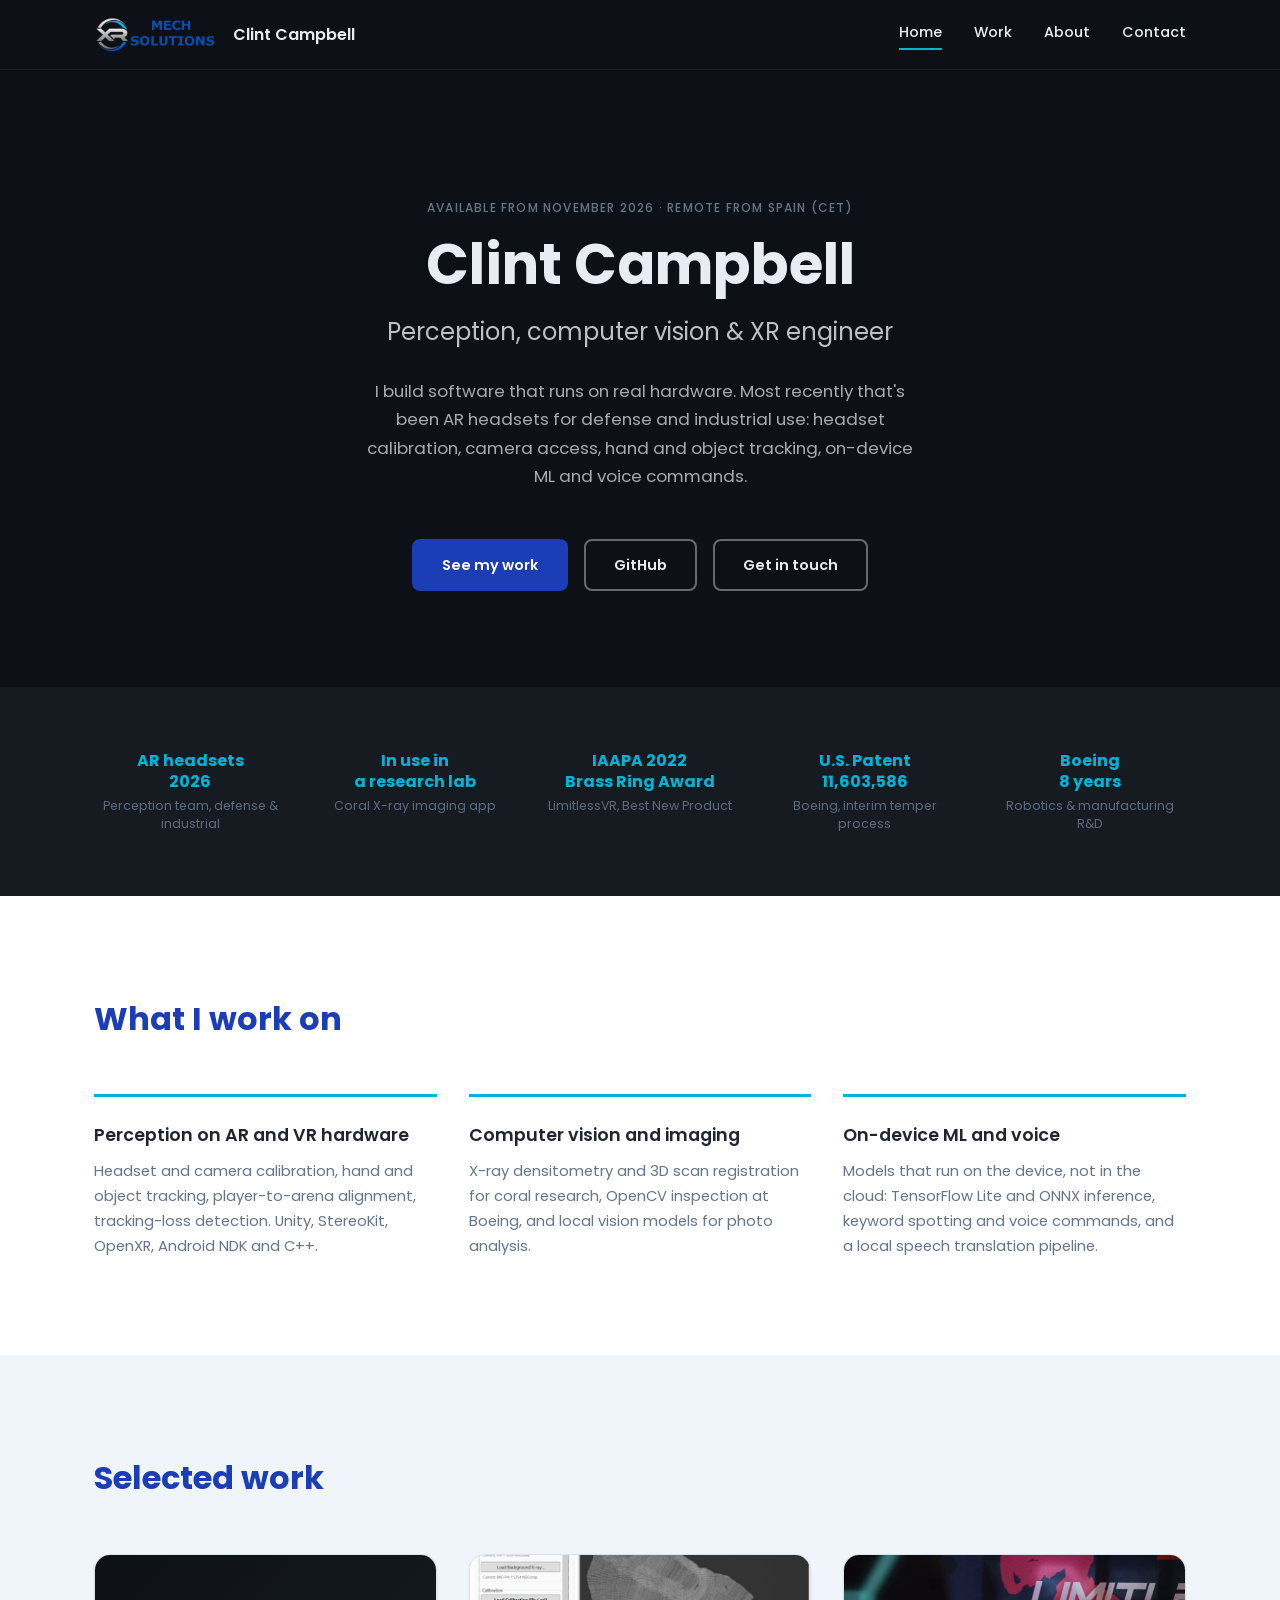
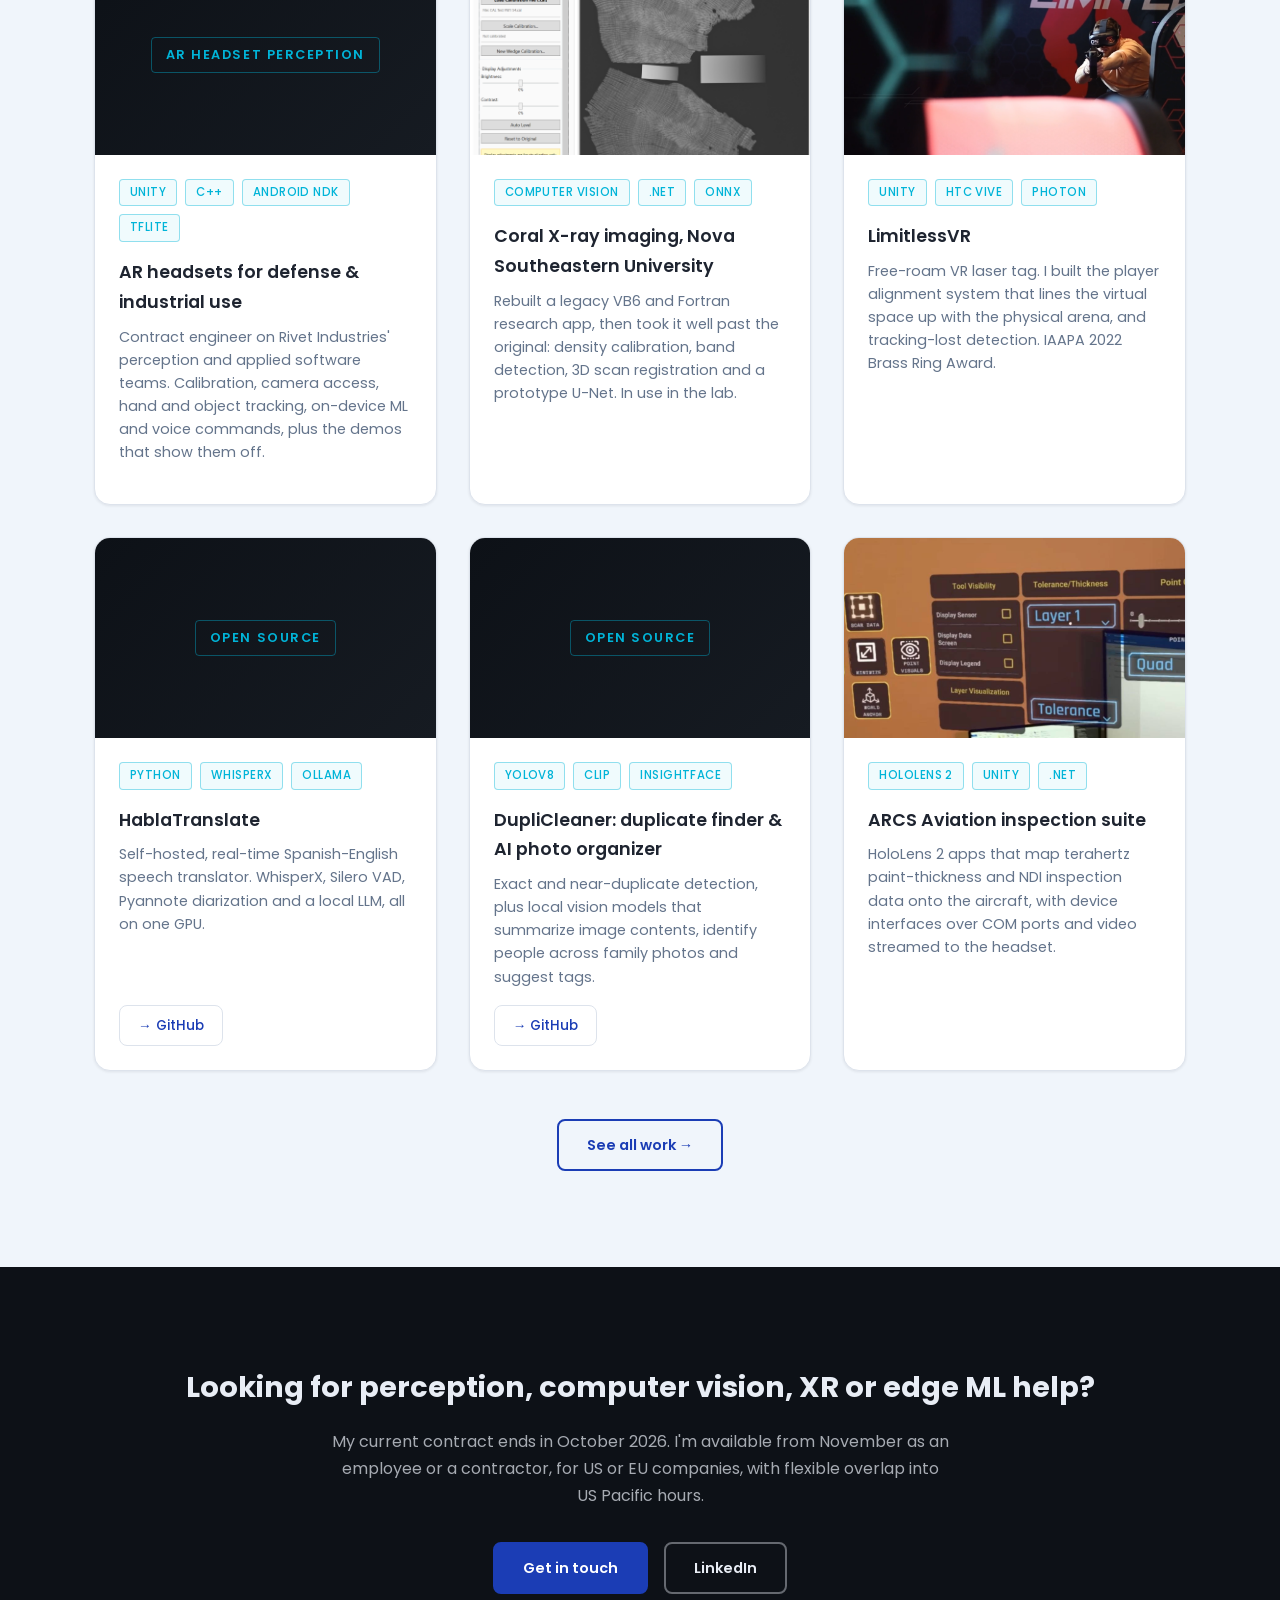
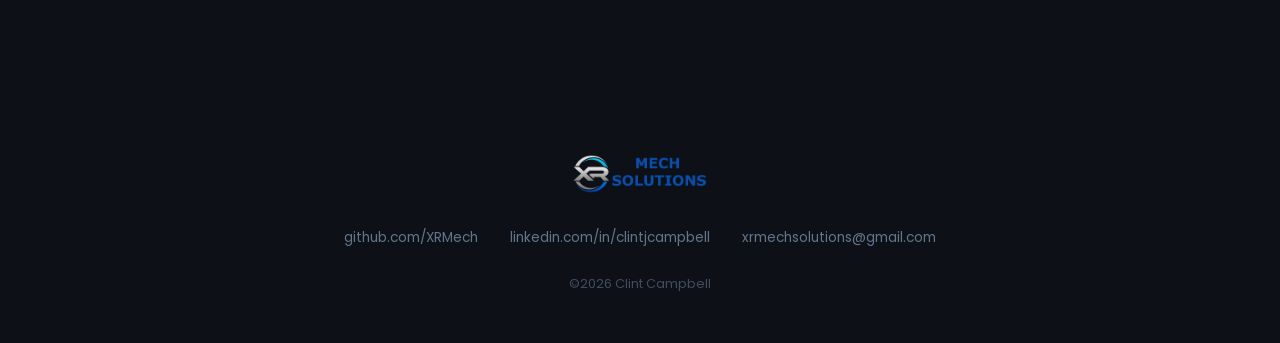
<file: index.html>
<!DOCTYPE html>
<html lang="en">
<head>
  <meta charset="UTF-8">
  <meta name="viewport" content="width=device-width, initial-scale=1.0">
  <title>Clint Campbell · Perception, Computer Vision &amp; XR Engineer</title>
  <meta name="description" content="I build software that runs on real hardware: AR headset perception, computer vision, and on-device ML. Available from November 2026, remote from Spain (CET).">
  <meta property="og:title" content="Clint Campbell · Perception, Computer Vision &amp; XR Engineer">
  <meta property="og:description" content="AR headset perception, computer vision and on-device ML. Available from November 2026, remote.">
  <meta property="og:type" content="website">
  <meta property="og:url" content="https://xrmech.github.io/">
  <link rel="icon" type="image/png" href="images/XR Mech Logo 512512.png">
  <link rel="preconnect" href="https://fonts.googleapis.com">
  <link rel="preconnect" href="https://fonts.gstatic.com" crossorigin>
  <link href="https://fonts.googleapis.com/css2?family=Poppins:wght@400;500;600;700&display=swap" rel="stylesheet">
  <link rel="stylesheet" href="css/style.css?v=20261109">
</head>
<body>

  <!-- Nav -->
  <header class="site-header">
    <div class="container nav-inner">
      <a href="index.html" class="nav-brand">
        <img src="images/XR Mech Logo Transparent Long.png" alt="XR Mech" class="nav-logo">
        <span class="nav-brand-text">Clint Campbell</span>
      </a>
      <button class="nav-toggle" aria-label="Toggle navigation" aria-expanded="false">
        <span></span><span></span><span></span>
      </button>
      <nav class="nav-links" id="nav-links" aria-label="Main navigation">
        <a href="index.html" class="active">Home</a>
        <a href="portfolio.html">Work</a>
        <a href="about.html">About</a>
        <a href="contact.html">Contact</a>
      </nav>
    </div>
  </header>

  <!-- Hero -->
  <section class="hero">
    <div class="container">
      <p class="hero-eyebrow">Available from November 2026 · Remote from Spain (CET)</p>
      <h1>Clint Campbell</h1>
      <h2>Perception, computer vision &amp; XR engineer</h2>
      <p class="hero-body">
        I build software that runs on real hardware. Most recently that's been AR headsets
        for defense and industrial use: headset calibration, camera access, hand and object
        tracking, on-device ML and voice commands.
      </p>
      <div class="hero-ctas">
        <a href="portfolio.html" class="btn btn-primary">See my work</a>
        <a href="https://github.com/XRMech" target="_blank" rel="noopener" class="btn btn-outline-light">GitHub</a>
        <a href="contact.html" class="btn btn-outline-light">Get in touch</a>
      </div>
    </div>
  </section>

  <!-- Proof Points -->
  <section class="proof-strip">
    <div class="container">
      <div class="proof-grid">
        <div class="proof-item">
          <div class="proof-value">AR headsets<br>2026</div>
          <div class="proof-label">Perception team, defense &amp; industrial</div>
        </div>
        <div class="proof-item">
          <div class="proof-value">In use in<br>a research lab</div>
          <div class="proof-label">Coral X-ray imaging app</div>
        </div>
        <div class="proof-item">
          <div class="proof-value">IAAPA 2022<br>Brass Ring Award</div>
          <div class="proof-label">LimitlessVR, Best New Product</div>
        </div>
        <div class="proof-item">
          <div class="proof-value">U.S. Patent<br>11,603,586</div>
          <div class="proof-label">Boeing, interim temper process</div>
        </div>
        <div class="proof-item">
          <div class="proof-value">Boeing<br>8 years</div>
          <div class="proof-label">Robotics &amp; manufacturing R&amp;D</div>
        </div>
      </div>
    </div>
  </section>

  <!-- What I work on -->
  <section class="section">
    <div class="container">
      <h2 class="section-heading">What I work on</h2>
      <div class="focus-grid">
        <div class="focus-card">
          <h3 class="focus-title">Perception on AR and VR hardware</h3>
          <p class="focus-desc">
            Headset and camera calibration, hand and object tracking, player-to-arena
            alignment, tracking-loss detection. Unity, StereoKit, OpenXR, Android NDK and C++.
          </p>
        </div>
        <div class="focus-card">
          <h3 class="focus-title">Computer vision and imaging</h3>
          <p class="focus-desc">
            X-ray densitometry and 3D scan registration for coral research, OpenCV
            inspection at Boeing, and local vision models for photo analysis.
          </p>
        </div>
        <div class="focus-card">
          <h3 class="focus-title">On-device ML and voice</h3>
          <p class="focus-desc">
            Models that run on the device, not in the cloud: TensorFlow Lite and ONNX
            inference, keyword spotting and voice commands, and a local speech
            translation pipeline.
          </p>
        </div>
      </div>
    </div>
  </section>

  <!-- Featured Work -->
  <section class="section section--alt">
    <div class="container">
      <h2 class="section-heading">Selected work</h2>
      <div class="cards-grid">

        <article class="card">
          <div class="card-img card-img--placeholder">
            <span class="placeholder-label">AR headset perception</span>
          </div>
          <div class="card-body">
            <div class="tags">
              <span class="tag">Unity</span>
              <span class="tag">C++</span>
              <span class="tag">Android NDK</span>
              <span class="tag">TFLite</span>
            </div>
            <h3 class="card-title">AR headsets for defense &amp; industrial use</h3>
            <p class="card-desc">
              Contract engineer on Rivet Industries' perception and applied software teams.
              Calibration, camera access, hand and object tracking, on-device ML and voice
              commands, plus the demos that show them off.
            </p>
          </div>
        </article>

        <article class="card">
          <img src="images/coralxds-screenshot.png" alt="Coral X-ray analysis app showing a coral slab X-ray and analysis panels" class="card-img">
          <div class="card-body">
            <div class="tags">
              <span class="tag">Computer Vision</span>
              <span class="tag">.NET</span>
              <span class="tag">ONNX</span>
            </div>
            <h3 class="card-title">Coral X-ray imaging, Nova Southeastern University</h3>
            <p class="card-desc">
              Rebuilt a legacy VB6 and Fortran research app, then took it well past the
              original: density calibration, band detection, 3D scan registration and a
              prototype U-Net. In use in the lab.
            </p>
          </div>
        </article>

        <article class="card">
          <img src="images/limitless-vr-action.png" alt="LimitlessVR player aiming in an HTC Vive headset" class="card-img">
          <div class="card-body">
            <div class="tags">
              <span class="tag">Unity</span>
              <span class="tag">HTC Vive</span>
              <span class="tag">Photon</span>
            </div>
            <h3 class="card-title">LimitlessVR</h3>
            <p class="card-desc">
              Free-roam VR laser tag. I built the player alignment system that lines the
              virtual space up with the physical arena, and tracking-lost detection.
              IAAPA 2022 Brass Ring Award.
            </p>
          </div>
        </article>

        <article class="card">
          <div class="card-img card-img--placeholder">
            <span class="placeholder-label">Open source</span>
          </div>
          <div class="card-body">
            <div class="tags">
              <span class="tag">Python</span>
              <span class="tag">WhisperX</span>
              <span class="tag">Ollama</span>
            </div>
            <h3 class="card-title">HablaTranslate</h3>
            <p class="card-desc">
              Self-hosted, real-time Spanish-English speech translator. WhisperX, Silero VAD,
              Pyannote diarization and a local LLM, all on one GPU.
            </p>
            <div class="card-links">
              <a href="https://github.com/XRMechSolutions/HablaTranslate" target="_blank" rel="noopener" class="btn-demo">→ GitHub</a>
            </div>
          </div>
        </article>

        <article class="card">
          <div class="card-img card-img--placeholder">
            <span class="placeholder-label">Open source</span>
          </div>
          <div class="card-body">
            <div class="tags">
              <span class="tag">YOLOv8</span>
              <span class="tag">CLIP</span>
              <span class="tag">InsightFace</span>
            </div>
            <h3 class="card-title">DupliCleaner: duplicate finder &amp; AI photo organizer</h3>
            <p class="card-desc">
              Exact and near-duplicate detection, plus local vision models that summarize
              image contents, identify people across family photos and suggest tags.
            </p>
            <div class="card-links">
              <a href="https://github.com/XRMechSolutions/NAS-Duplicate-Cleanup-Tool" target="_blank" rel="noopener" class="btn-demo">→ GitHub</a>
            </div>
          </div>
        </article>

        <article class="card">
          <img src="images/arcs-aviation-1.png" alt="HoloLens 2 view showing floating inspection panels" class="card-img">
          <div class="card-body">
            <div class="tags">
              <span class="tag">HoloLens 2</span>
              <span class="tag">Unity</span>
              <span class="tag">.NET</span>
            </div>
            <h3 class="card-title">ARCS Aviation inspection suite</h3>
            <p class="card-desc">
              HoloLens 2 apps that map terahertz paint-thickness and NDI inspection data
              onto the aircraft, with device interfaces over COM ports and video streamed
              to the headset.
            </p>
          </div>
        </article>

      </div>
      <div class="center-cta">
        <a href="portfolio.html" class="btn btn-secondary">See all work →</a>
      </div>
    </div>
  </section>

  <!-- Closing CTA -->
  <section class="cta-band">
    <div class="container">
      <h2>Looking for perception, computer vision, XR or edge ML help?</h2>
      <p>
        My current contract ends in October 2026. I'm available from November as an
        employee or a contractor, for US or EU companies, with flexible overlap into
        US Pacific hours.
      </p>
      <div class="hero-ctas">
        <a href="contact.html" class="btn btn-primary">Get in touch</a>
        <a href="https://www.linkedin.com/in/clintjcampbell" target="_blank" rel="noopener" class="btn btn-outline-light">LinkedIn</a>
      </div>
    </div>
  </section>

  <!-- Footer -->
  <footer class="site-footer">
    <div class="container">
      <img src="images/XR Mech Logo Transparent Long.png" alt="XR Mech" class="footer-logo">
      <div class="footer-links">
        <a href="https://github.com/XRMech" target="_blank" rel="noopener">github.com/XRMech</a>
        <a href="https://www.linkedin.com/in/clintjcampbell" target="_blank" rel="noopener">linkedin.com/in/clintjcampbell</a>
        <a href="mailto:xrmechsolutions@gmail.com">xrmechsolutions@gmail.com</a>
      </div>
      <p class="footer-copy">&copy;2026 Clint Campbell</p>
    </div>
  </footer>

  <script src="js/nav.js"></script>
</body>
</html>
</file>
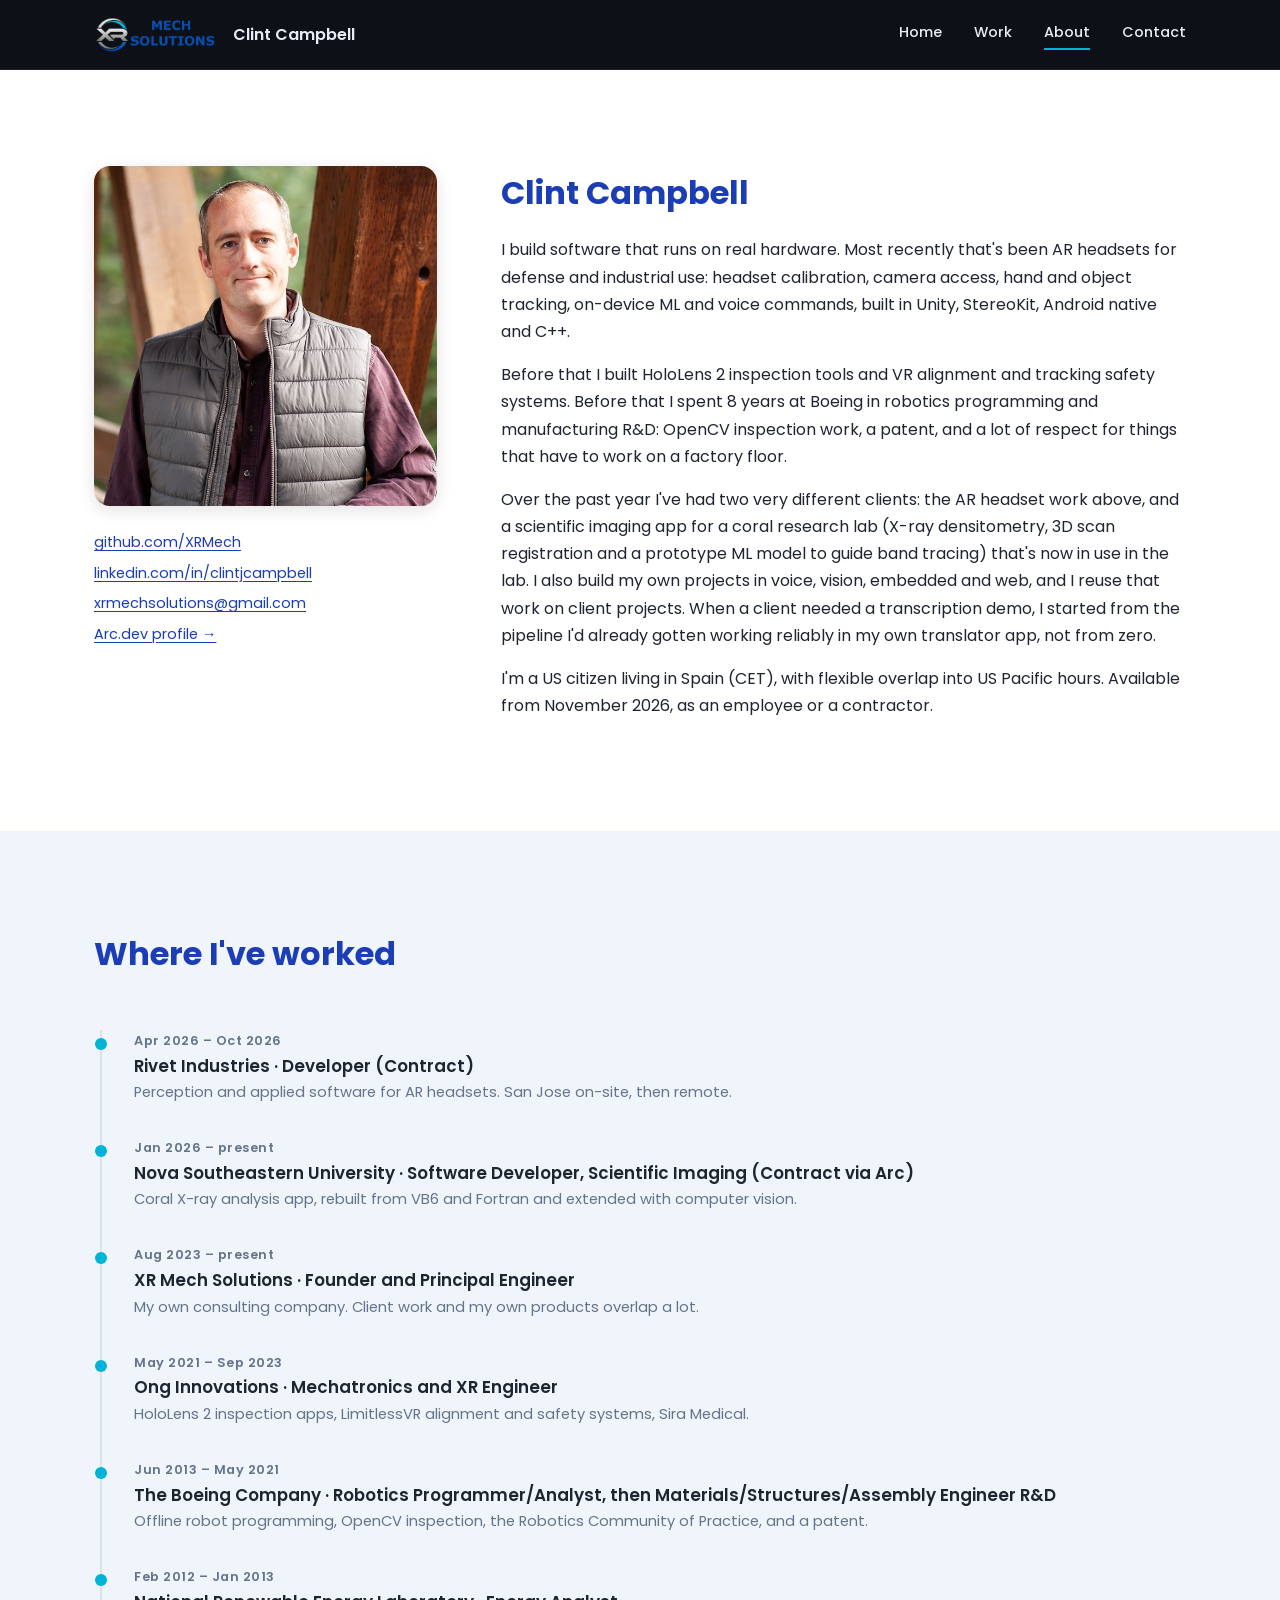
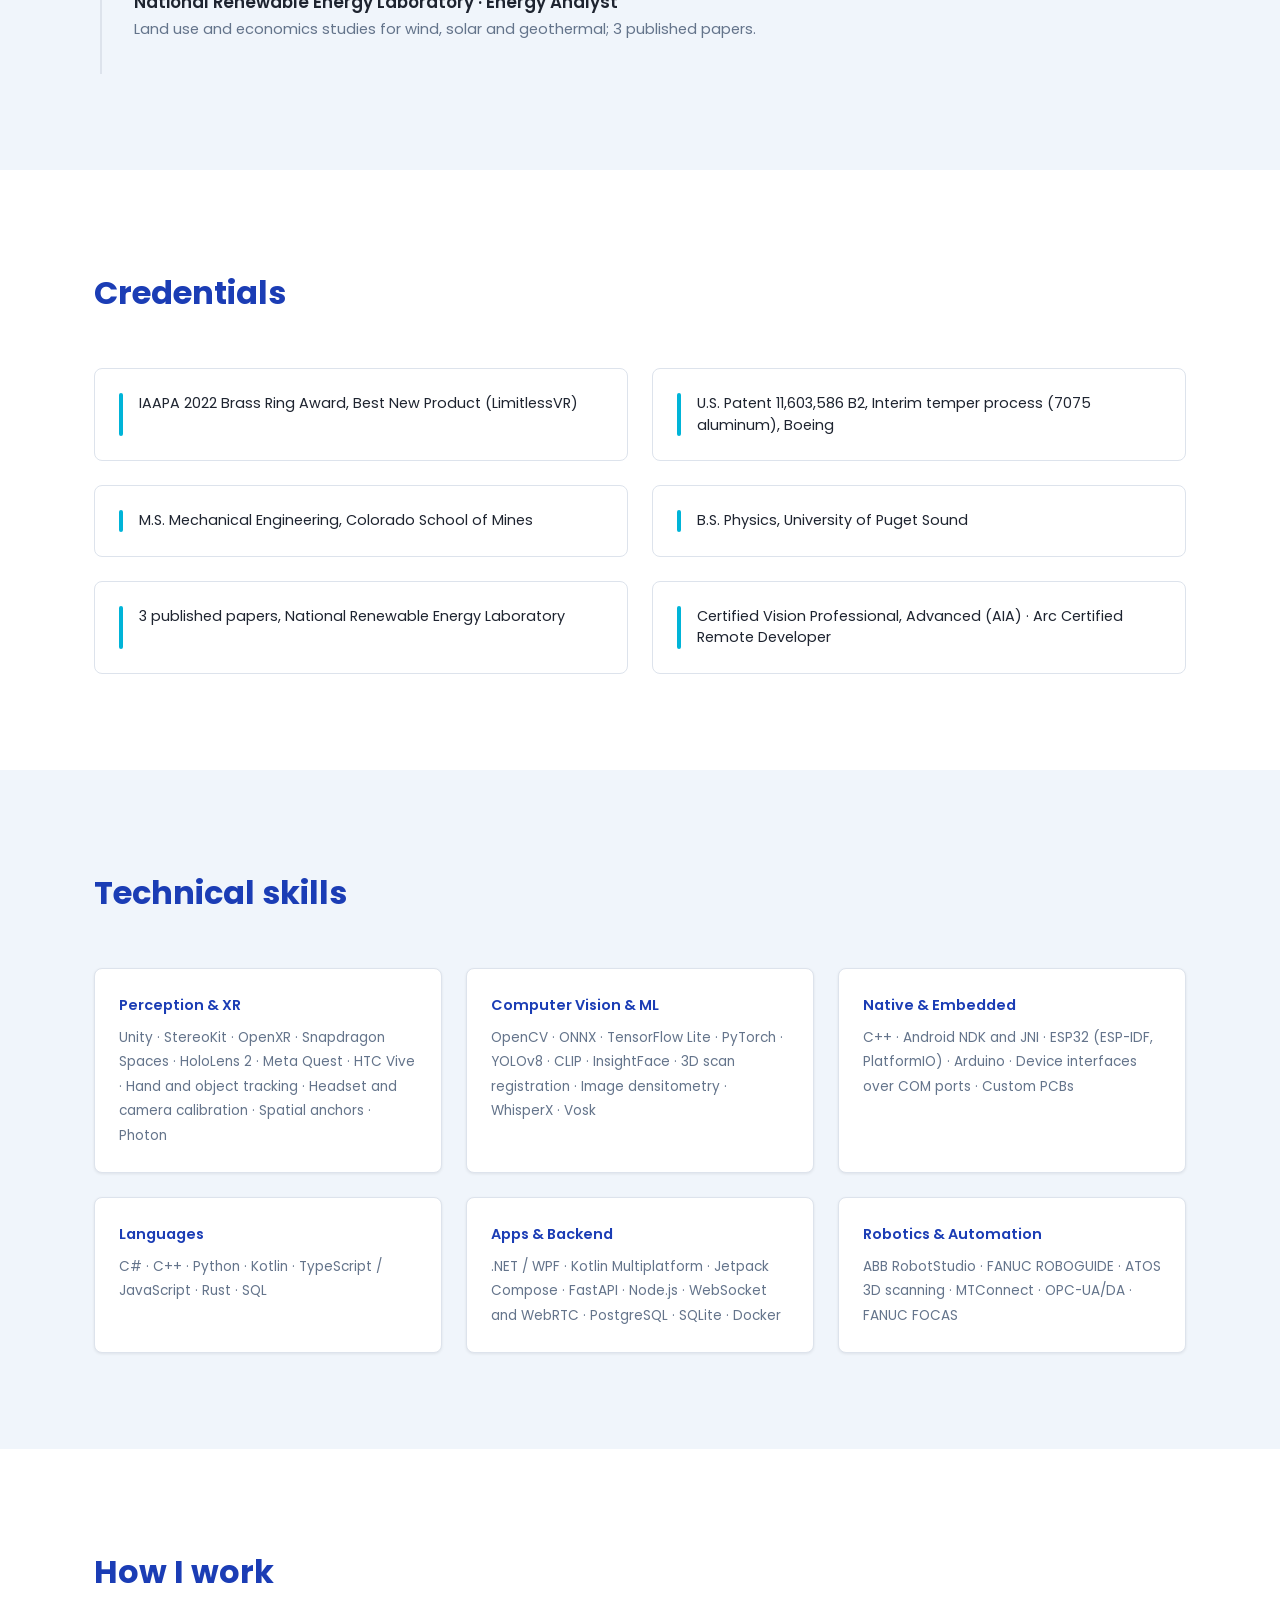
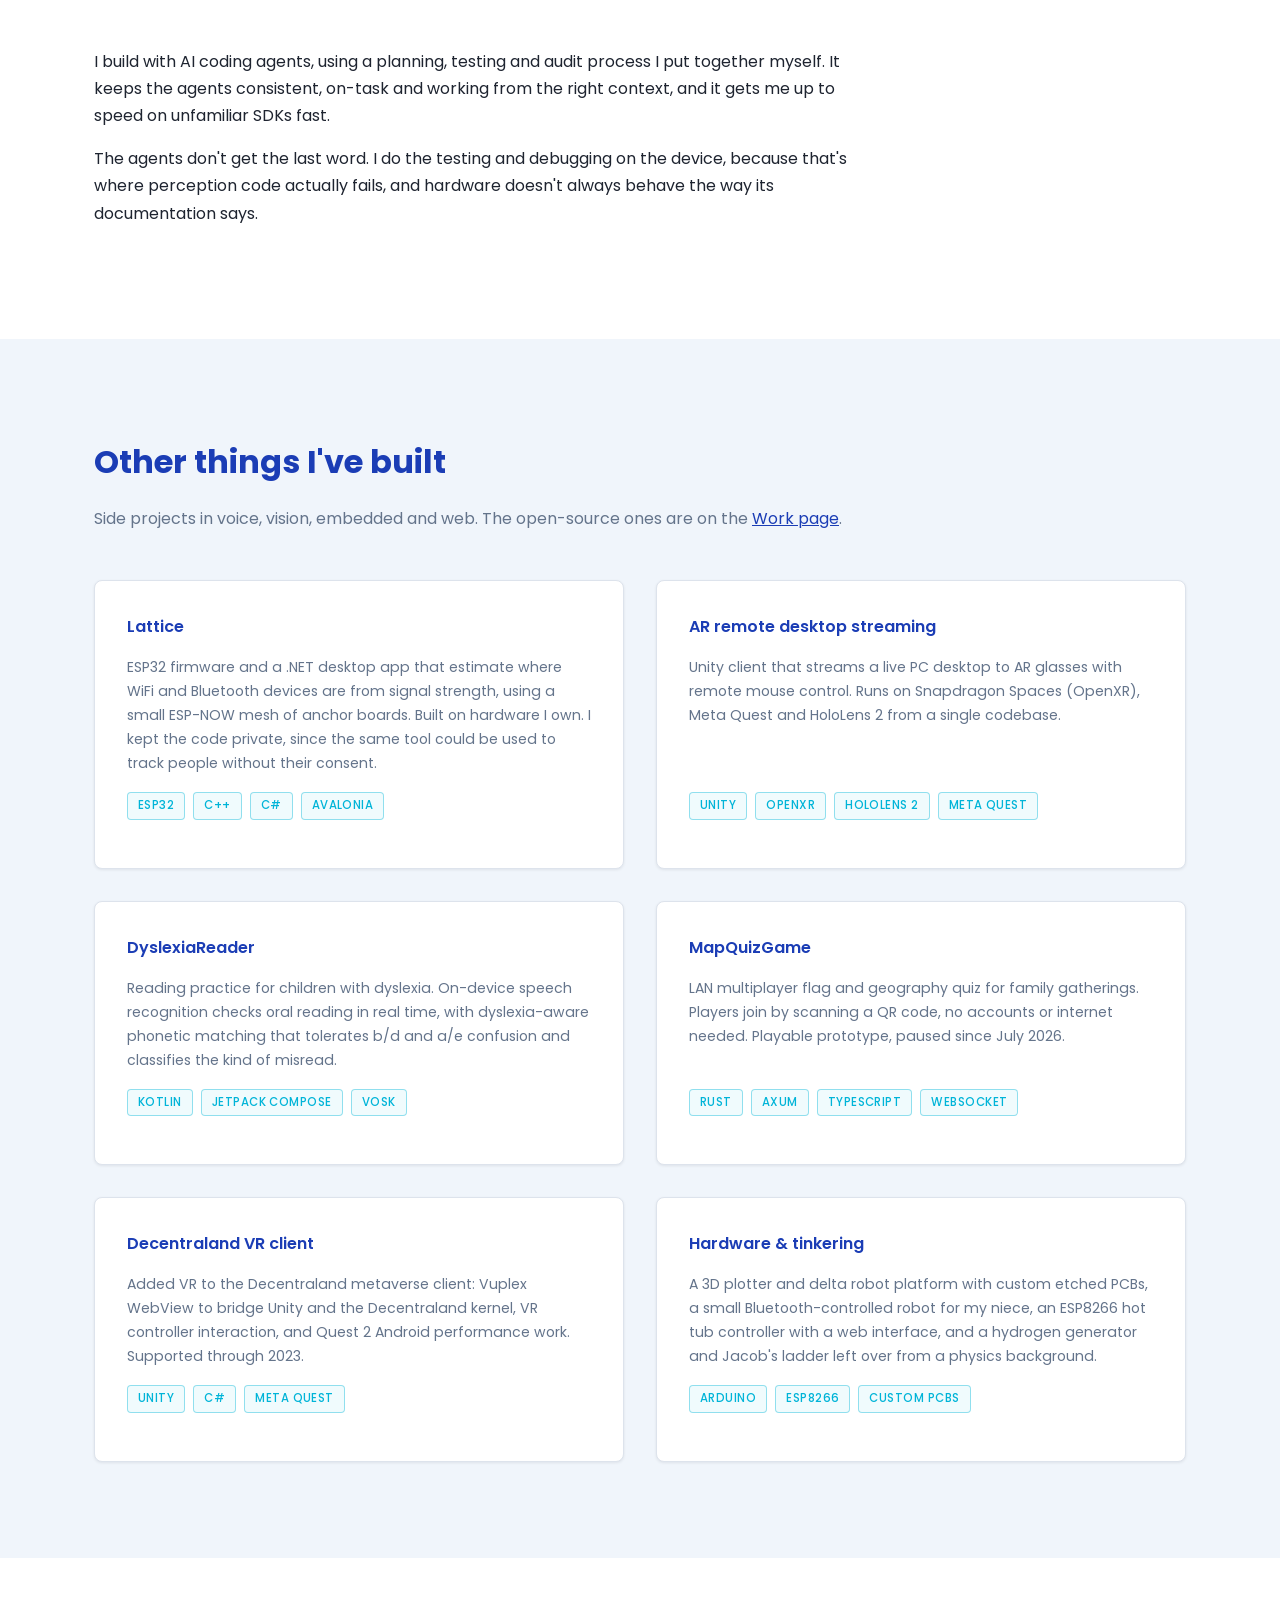
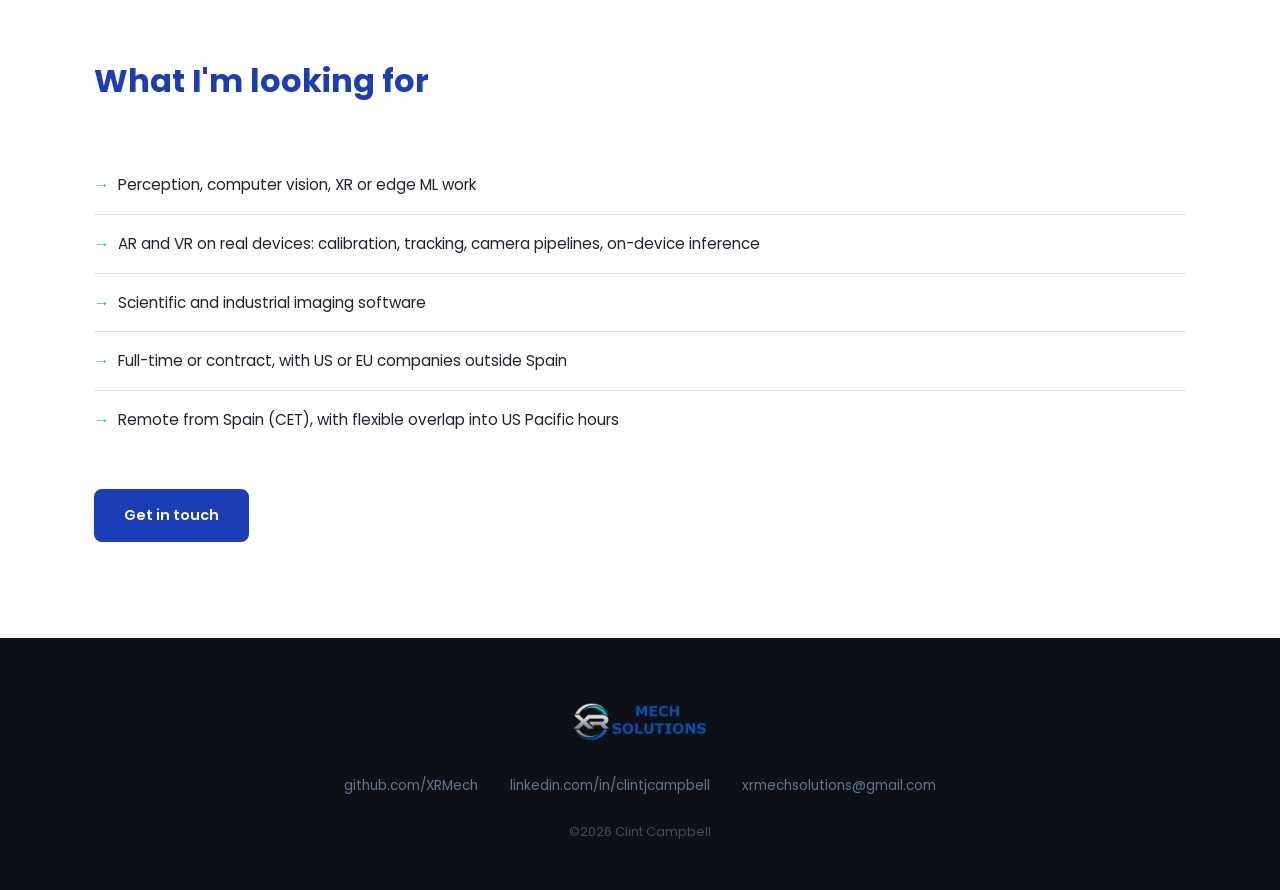
<file: about.html>
<!DOCTYPE html>
<html lang="en">
<head>
  <meta charset="UTF-8">
  <meta name="viewport" content="width=device-width, initial-scale=1.0">
  <title>About · Clint Campbell</title>
  <meta name="description" content="Perception, computer vision and XR engineer. AR headsets, HoloLens inspection tools, VR arenas, and 8 years of robotics and manufacturing R&amp;D at Boeing. US citizen living in Spain (CET).">
  <meta property="og:title" content="About · Clint Campbell">
  <meta property="og:description" content="Perception, computer vision and XR engineer. US citizen living in Spain (CET), available from November 2026.">
  <meta property="og:type" content="website">
  <meta property="og:url" content="https://xrmech.github.io/about.html">
  <link rel="icon" type="image/png" href="images/XR Mech Logo 512512.png">
  <link rel="preconnect" href="https://fonts.googleapis.com">
  <link rel="preconnect" href="https://fonts.gstatic.com" crossorigin>
  <link href="https://fonts.googleapis.com/css2?family=Poppins:wght@400;500;600;700&display=swap" rel="stylesheet">
  <link rel="stylesheet" href="css/style.css?v=20261109">
</head>
<body>

  <!-- Nav -->
  <header class="site-header">
    <div class="container nav-inner">
      <a href="index.html" class="nav-brand">
        <img src="images/XR Mech Logo Transparent Long.png" alt="XR Mech" class="nav-logo">
        <span class="nav-brand-text">Clint Campbell</span>
      </a>
      <button class="nav-toggle" aria-label="Toggle navigation" aria-expanded="false">
        <span></span><span></span><span></span>
      </button>
      <nav class="nav-links" id="nav-links" aria-label="Main navigation">
        <a href="index.html">Home</a>
        <a href="portfolio.html">Work</a>
        <a href="about.html" class="active">About</a>
        <a href="contact.html">Contact</a>
      </nav>
    </div>
  </header>

  <!-- Bio + Photo -->
  <section class="section">
    <div class="container">
      <div class="bio-grid">
        <div class="bio-photo-col">
          <img src="images/clint.jpg" alt="Clint Campbell" class="bio-photo">
          <div class="bio-links">
            <a href="https://github.com/XRMech" target="_blank" rel="noopener">github.com/XRMech</a>
            <a href="https://www.linkedin.com/in/clintjcampbell" target="_blank" rel="noopener">linkedin.com/in/clintjcampbell</a>
            <a href="mailto:xrmechsolutions@gmail.com">xrmechsolutions@gmail.com</a>
            <a href="https://arc.dev/@clintjc" target="_blank" rel="noopener">Arc.dev profile →</a>
          </div>
        </div>
        <div class="bio-text">
          <h1 class="bio-name">Clint Campbell</h1>
          <p>
            I build software that runs on real hardware. Most recently that's been AR
            headsets for defense and industrial use: headset calibration, camera access,
            hand and object tracking, on-device ML and voice commands, built in Unity,
            StereoKit, Android native and C++.
          </p>
          <p>
            Before that I built HoloLens 2 inspection tools and VR alignment and tracking
            safety systems. Before that I spent 8 years at Boeing in robotics programming
            and manufacturing R&amp;D: OpenCV inspection work, a patent, and a lot of respect
            for things that have to work on a factory floor.
          </p>
          <p>
            Over the past year I've had two very different clients: the AR headset work
            above, and a scientific imaging app for a coral research lab (X-ray
            densitometry, 3D scan registration and a prototype ML model to guide band
            tracing) that's now in use in the lab. I also build my own projects in voice,
            vision, embedded and web, and I reuse that work on client projects. When a
            client needed a transcription demo, I started from the pipeline I'd already
            gotten working reliably in my own translator app, not from zero.
          </p>
          <p>
            I'm a US citizen living in Spain (CET), with flexible overlap into US Pacific
            hours. Available from November 2026, as an employee or a contractor.
          </p>
        </div>
      </div>
    </div>
  </section>

  <!-- Timeline -->
  <section class="section section--alt">
    <div class="container">
      <h2 class="section-heading">Where I've worked</h2>
      <div class="timeline">
        <div class="timeline-item">
          <p class="timeline-date">Apr 2026 – Oct 2026</p>
          <p class="timeline-role">Rivet Industries · Developer (Contract)</p>
          <p class="timeline-desc">Perception and applied software for AR headsets. San Jose on-site, then remote.</p>
        </div>
        <div class="timeline-item">
          <p class="timeline-date">Jan 2026 – present</p>
          <p class="timeline-role">Nova Southeastern University · Software Developer, Scientific Imaging (Contract via Arc)</p>
          <p class="timeline-desc">Coral X-ray analysis app, rebuilt from VB6 and Fortran and extended with computer vision.</p>
        </div>
        <div class="timeline-item">
          <p class="timeline-date">Aug 2023 – present</p>
          <p class="timeline-role">XR Mech Solutions · Founder and Principal Engineer</p>
          <p class="timeline-desc">My own consulting company. Client work and my own products overlap a lot.</p>
        </div>
        <div class="timeline-item">
          <p class="timeline-date">May 2021 – Sep 2023</p>
          <p class="timeline-role">Ong Innovations · Mechatronics and XR Engineer</p>
          <p class="timeline-desc">HoloLens 2 inspection apps, LimitlessVR alignment and safety systems, Sira Medical.</p>
        </div>
        <div class="timeline-item">
          <p class="timeline-date">Jun 2013 – May 2021</p>
          <p class="timeline-role">The Boeing Company · Robotics Programmer/Analyst, then Materials/Structures/Assembly Engineer R&amp;D</p>
          <p class="timeline-desc">Offline robot programming, OpenCV inspection, the Robotics Community of Practice, and a patent.</p>
        </div>
        <div class="timeline-item">
          <p class="timeline-date">Feb 2012 – Jan 2013</p>
          <p class="timeline-role">National Renewable Energy Laboratory · Energy Analyst</p>
          <p class="timeline-desc">Land use and economics studies for wind, solar and geothermal; 3 published papers.</p>
        </div>
      </div>
    </div>
  </section>

  <!-- Credentials -->
  <section class="section">
    <div class="container">
      <h2 class="section-heading">Credentials</h2>
      <div class="credentials-grid">
        <div class="credential-item">
          <span class="credential-mark"></span>
          <p class="credential-text">IAAPA 2022 Brass Ring Award, Best New Product (LimitlessVR)</p>
        </div>
        <div class="credential-item">
          <span class="credential-mark"></span>
          <p class="credential-text">U.S. Patent 11,603,586 B2, Interim temper process (7075 aluminum), Boeing</p>
        </div>
        <div class="credential-item">
          <span class="credential-mark"></span>
          <p class="credential-text">M.S. Mechanical Engineering, Colorado School of Mines</p>
        </div>
        <div class="credential-item">
          <span class="credential-mark"></span>
          <p class="credential-text">B.S. Physics, University of Puget Sound</p>
        </div>
        <div class="credential-item">
          <span class="credential-mark"></span>
          <p class="credential-text">3 published papers, National Renewable Energy Laboratory</p>
        </div>
        <div class="credential-item">
          <span class="credential-mark"></span>
          <p class="credential-text">Certified Vision Professional, Advanced (AIA) · Arc Certified Remote Developer</p>
        </div>
      </div>
    </div>
  </section>

  <!-- Technical Skills -->
  <section class="section section--alt">
    <div class="container">
      <h2 class="section-heading">Technical skills</h2>
      <div class="skills-grid">

        <div class="skill-card">
          <h3 class="skill-card-heading">Perception &amp; XR</h3>
          <p class="skill-card-list">
            Unity · StereoKit · OpenXR · Snapdragon Spaces · HoloLens 2 · Meta Quest ·
            HTC Vive · Hand and object tracking · Headset and camera calibration ·
            Spatial anchors · Photon
          </p>
        </div>

        <div class="skill-card">
          <h3 class="skill-card-heading">Computer Vision &amp; ML</h3>
          <p class="skill-card-list">
            OpenCV · ONNX · TensorFlow Lite · PyTorch · YOLOv8 · CLIP · InsightFace ·
            3D scan registration · Image densitometry · WhisperX · Vosk
          </p>
        </div>

        <div class="skill-card">
          <h3 class="skill-card-heading">Native &amp; Embedded</h3>
          <p class="skill-card-list">
            C++ · Android NDK and JNI · ESP32 (ESP-IDF, PlatformIO) · Arduino ·
            Device interfaces over COM ports · Custom PCBs
          </p>
        </div>

        <div class="skill-card">
          <h3 class="skill-card-heading">Languages</h3>
          <p class="skill-card-list">
            C# · C++ · Python · Kotlin · TypeScript / JavaScript · Rust · SQL
          </p>
        </div>

        <div class="skill-card">
          <h3 class="skill-card-heading">Apps &amp; Backend</h3>
          <p class="skill-card-list">
            .NET / WPF · Kotlin Multiplatform · Jetpack Compose · FastAPI · Node.js ·
            WebSocket and WebRTC · PostgreSQL · SQLite · Docker
          </p>
        </div>

        <div class="skill-card">
          <h3 class="skill-card-heading">Robotics &amp; Automation</h3>
          <p class="skill-card-list">
            ABB RobotStudio · FANUC ROBOGUIDE · ATOS 3D scanning ·
            MTConnect · OPC-UA/DA · FANUC FOCAS
          </p>
        </div>

      </div>
    </div>
  </section>

  <!-- How I work -->
  <section class="section">
    <div class="container">
      <h2 class="section-heading">How I work</h2>
      <div class="bio-text" style="max-width: 760px;">
        <p>
          I build with AI coding agents, using a planning, testing and audit process I put
          together myself. It keeps the agents consistent, on-task and working from the
          right context, and it gets me up to speed on unfamiliar SDKs fast.
        </p>
        <p>
          The agents don't get the last word. I do the testing and debugging on the device,
          because that's where perception code actually fails, and hardware doesn't always
          behave the way its documentation says.
        </p>
      </div>
    </div>
  </section>

  <!-- Side Projects -->
  <section class="section section--alt">
    <div class="container">
      <h2 class="section-heading">Other things I've built</h2>
      <p class="section-subheading">Side projects in voice, vision, embedded and web. The open-source ones are on the <a href="portfolio.html" style="color: var(--color-accent); text-decoration: underline;">Work page</a>.</p>
      <div class="side-projects-grid">

        <div class="side-project-card">
          <h3 class="side-project-title">Lattice</h3>
          <p class="side-project-desc">
            ESP32 firmware and a .NET desktop app that estimate where WiFi and Bluetooth
            devices are from signal strength, using a small ESP-NOW mesh of anchor boards.
            Built on hardware I own. I kept the code private, since the same tool could be
            used to track people without their consent.
          </p>
          <div class="tags">
            <span class="tag">ESP32</span>
            <span class="tag">C++</span>
            <span class="tag">C#</span>
            <span class="tag">Avalonia</span>
          </div>
        </div>

        <div class="side-project-card">
          <h3 class="side-project-title">AR remote desktop streaming</h3>
          <p class="side-project-desc">
            Unity client that streams a live PC desktop to AR glasses with remote mouse
            control. Runs on Snapdragon Spaces (OpenXR), Meta Quest and HoloLens 2 from a
            single codebase.
          </p>
          <div class="tags">
            <span class="tag">Unity</span>
            <span class="tag">OpenXR</span>
            <span class="tag">HoloLens 2</span>
            <span class="tag">Meta Quest</span>
          </div>
        </div>

        <div class="side-project-card">
          <h3 class="side-project-title">DyslexiaReader</h3>
          <p class="side-project-desc">
            Reading practice for children with dyslexia. On-device speech recognition
            checks oral reading in real time, with dyslexia-aware phonetic matching that
            tolerates b/d and a/e confusion and classifies the kind of misread.
          </p>
          <div class="tags">
            <span class="tag">Kotlin</span>
            <span class="tag">Jetpack Compose</span>
            <span class="tag">Vosk</span>
          </div>
        </div>

        <div class="side-project-card">
          <h3 class="side-project-title">MapQuizGame</h3>
          <p class="side-project-desc">
            LAN multiplayer flag and geography quiz for family gatherings. Players join by
            scanning a QR code, no accounts or internet needed. Playable prototype, paused
            since July 2026.
          </p>
          <div class="tags">
            <span class="tag">Rust</span>
            <span class="tag">Axum</span>
            <span class="tag">TypeScript</span>
            <span class="tag">WebSocket</span>
          </div>
        </div>

        <div class="side-project-card">
          <h3 class="side-project-title">Decentraland VR client</h3>
          <p class="side-project-desc">
            Added VR to the Decentraland metaverse client: Vuplex WebView to bridge Unity
            and the Decentraland kernel, VR controller interaction, and Quest 2 Android
            performance work. Supported through 2023.
          </p>
          <div class="tags">
            <span class="tag">Unity</span>
            <span class="tag">C#</span>
            <span class="tag">Meta Quest</span>
          </div>
        </div>

        <div class="side-project-card">
          <h3 class="side-project-title">Hardware &amp; tinkering</h3>
          <p class="side-project-desc">
            A 3D plotter and delta robot platform with custom etched PCBs, a small
            Bluetooth-controlled robot for my niece, an ESP8266 hot tub controller with a
            web interface, and a hydrogen generator and Jacob's ladder left over from a
            physics background.
          </p>
          <div class="tags">
            <span class="tag">Arduino</span>
            <span class="tag">ESP8266</span>
            <span class="tag">Custom PCBs</span>
          </div>
        </div>

      </div>
    </div>
  </section>

  <!-- Available For -->
  <section class="section">
    <div class="container">
      <h2 class="section-heading">What I'm looking for</h2>
      <ul class="available-list">
        <li>Perception, computer vision, XR or edge ML work</li>
        <li>AR and VR on real devices: calibration, tracking, camera pipelines, on-device inference</li>
        <li>Scientific and industrial imaging software</li>
        <li>Full-time or contract, with US or EU companies outside Spain</li>
        <li>Remote from Spain (CET), with flexible overlap into US Pacific hours</li>
      </ul>
      <div style="margin-top: 40px;">
        <a href="contact.html" class="btn btn-primary">Get in touch</a>
      </div>
    </div>
  </section>

  <!-- Footer -->
  <footer class="site-footer">
    <div class="container">
      <img src="images/XR Mech Logo Transparent Long.png" alt="XR Mech" class="footer-logo">
      <div class="footer-links">
        <a href="https://github.com/XRMech" target="_blank" rel="noopener">github.com/XRMech</a>
        <a href="https://www.linkedin.com/in/clintjcampbell" target="_blank" rel="noopener">linkedin.com/in/clintjcampbell</a>
        <a href="mailto:xrmechsolutions@gmail.com">xrmechsolutions@gmail.com</a>
      </div>
      <p class="footer-copy">&copy;2026 Clint Campbell</p>
    </div>
  </footer>

  <script src="js/nav.js"></script>
</body>
</html>
</file>
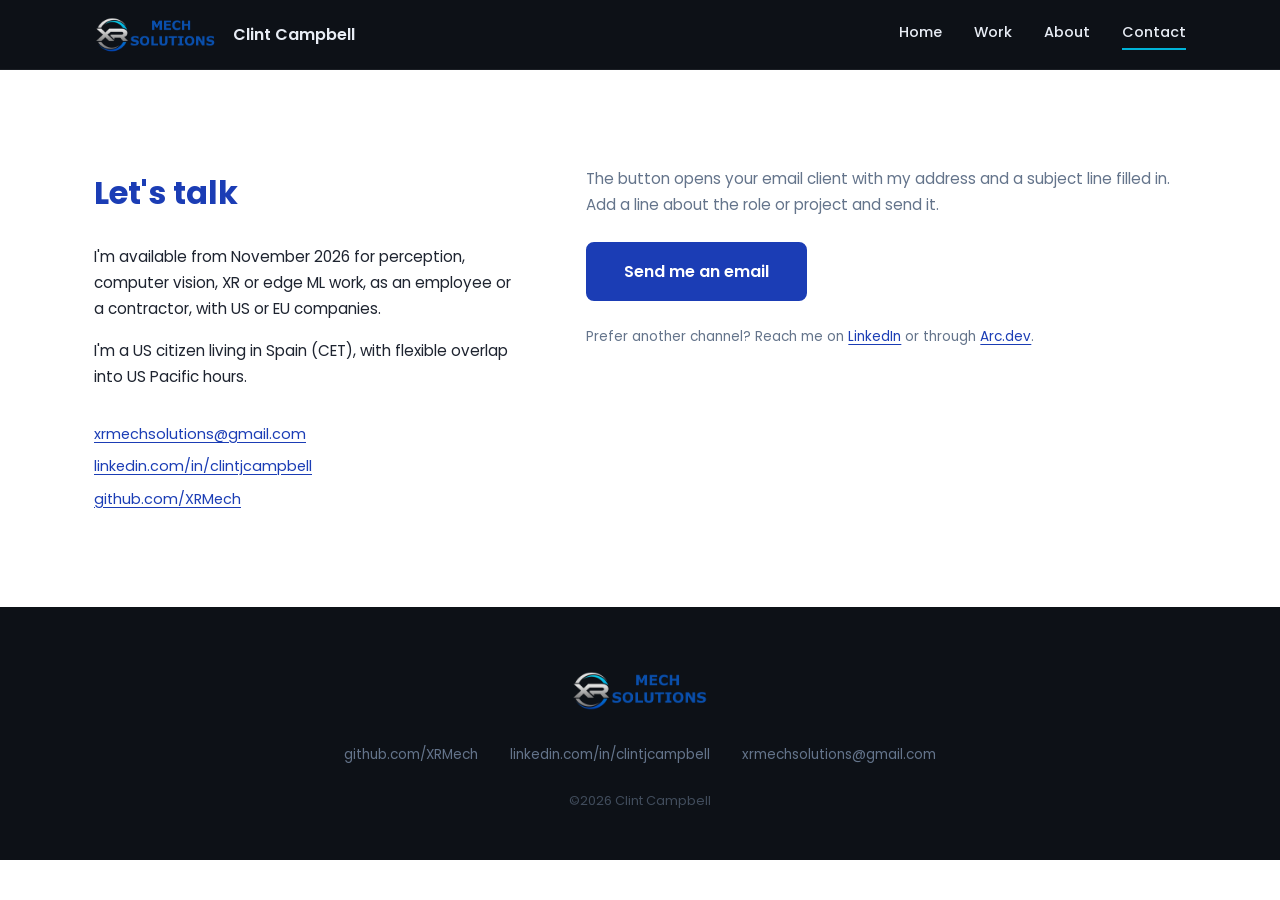
<file: contact.html>
<!DOCTYPE html>
<html lang="en">
<head>
  <meta charset="UTF-8">
  <meta name="viewport" content="width=device-width, initial-scale=1.0">
  <title>Contact · Clint Campbell</title>
  <meta name="description" content="Available from November 2026 for perception, computer vision, XR or edge ML work. Remote from Spain (CET).">
  <meta property="og:title" content="Contact · Clint Campbell">
  <meta property="og:description" content="Available from November 2026 for perception, computer vision, XR or edge ML work. Remote from Spain (CET).">
  <meta property="og:type" content="website">
  <link rel="icon" type="image/png" href="images/XR Mech Logo 512512.png">
  <link rel="preconnect" href="https://fonts.googleapis.com">
  <link rel="preconnect" href="https://fonts.gstatic.com" crossorigin>
  <link href="https://fonts.googleapis.com/css2?family=Poppins:wght@400;500;600;700&display=swap" rel="stylesheet">
  <link rel="stylesheet" href="css/style.css?v=20261109">
</head>
<body>

  <!-- Nav -->
  <header class="site-header">
    <div class="container nav-inner">
      <a href="index.html" class="nav-brand">
        <img src="images/XR Mech Logo Transparent Long.png" alt="XR Mech" class="nav-logo">
        <span class="nav-brand-text">Clint Campbell</span>
      </a>
      <button class="nav-toggle" aria-label="Toggle navigation" aria-expanded="false">
        <span></span><span></span><span></span>
      </button>
      <nav class="nav-links" id="nav-links" aria-label="Main navigation">
        <a href="index.html">Home</a>
        <a href="portfolio.html">Work</a>
        <a href="about.html">About</a>
        <a href="contact.html" class="active">Contact</a>
      </nav>
    </div>
  </header>

  <!-- Contact -->
  <section class="section">
    <div class="container">
      <div class="contact-grid">

        <!-- Left: Availability -->
        <div class="contact-info">
          <h2>Let's talk</h2>
          <p>
            I'm available from November 2026 for perception, computer vision, XR or edge ML
            work, as an employee or a contractor, with US or EU companies.
          </p>
          <p>
            I'm a US citizen living in Spain (CET), with flexible overlap into US Pacific hours.
          </p>
          <div class="contact-details">
            <a href="mailto:xrmechsolutions@gmail.com">xrmechsolutions@gmail.com</a>
            <a href="https://www.linkedin.com/in/clintjcampbell" target="_blank" rel="noopener">linkedin.com/in/clintjcampbell</a>
            <a href="https://github.com/XRMech" target="_blank" rel="noopener">github.com/XRMech</a>
          </div>
        </div>

        <!-- Right: Email CTA -->
        <div class="contact-cta">
          <p class="contact-cta-desc">
            The button opens your email client with my address and a subject line filled in.
            Add a line about the role or project and send it.
          </p>
          <a
            href="mailto:xrmechsolutions@gmail.com?subject=Role%20or%20project%3A%20"
            class="btn btn-primary contact-cta-btn"
          >Send me an email</a>
          <p class="contact-cta-note">
            Prefer another channel? Reach me on
            <a href="https://www.linkedin.com/in/clintjcampbell" target="_blank" rel="noopener">LinkedIn</a>
            or through
            <a href="https://arc.dev/@clintjc" target="_blank" rel="noopener">Arc.dev</a>.
          </p>
        </div>

      </div>
    </div>
  </section>

  <!-- Footer -->
  <footer class="site-footer">
    <div class="container">
      <img src="images/XR Mech Logo Transparent Long.png" alt="XR Mech" class="footer-logo">
      <div class="footer-links">
        <a href="https://github.com/XRMech" target="_blank" rel="noopener">github.com/XRMech</a>
        <a href="https://www.linkedin.com/in/clintjcampbell" target="_blank" rel="noopener">linkedin.com/in/clintjcampbell</a>
        <a href="mailto:xrmechsolutions@gmail.com">xrmechsolutions@gmail.com</a>
      </div>
      <p class="footer-copy">&copy;2026 Clint Campbell</p>
    </div>
  </footer>

  <script src="js/nav.js"></script>
</body>
</html>
</file>
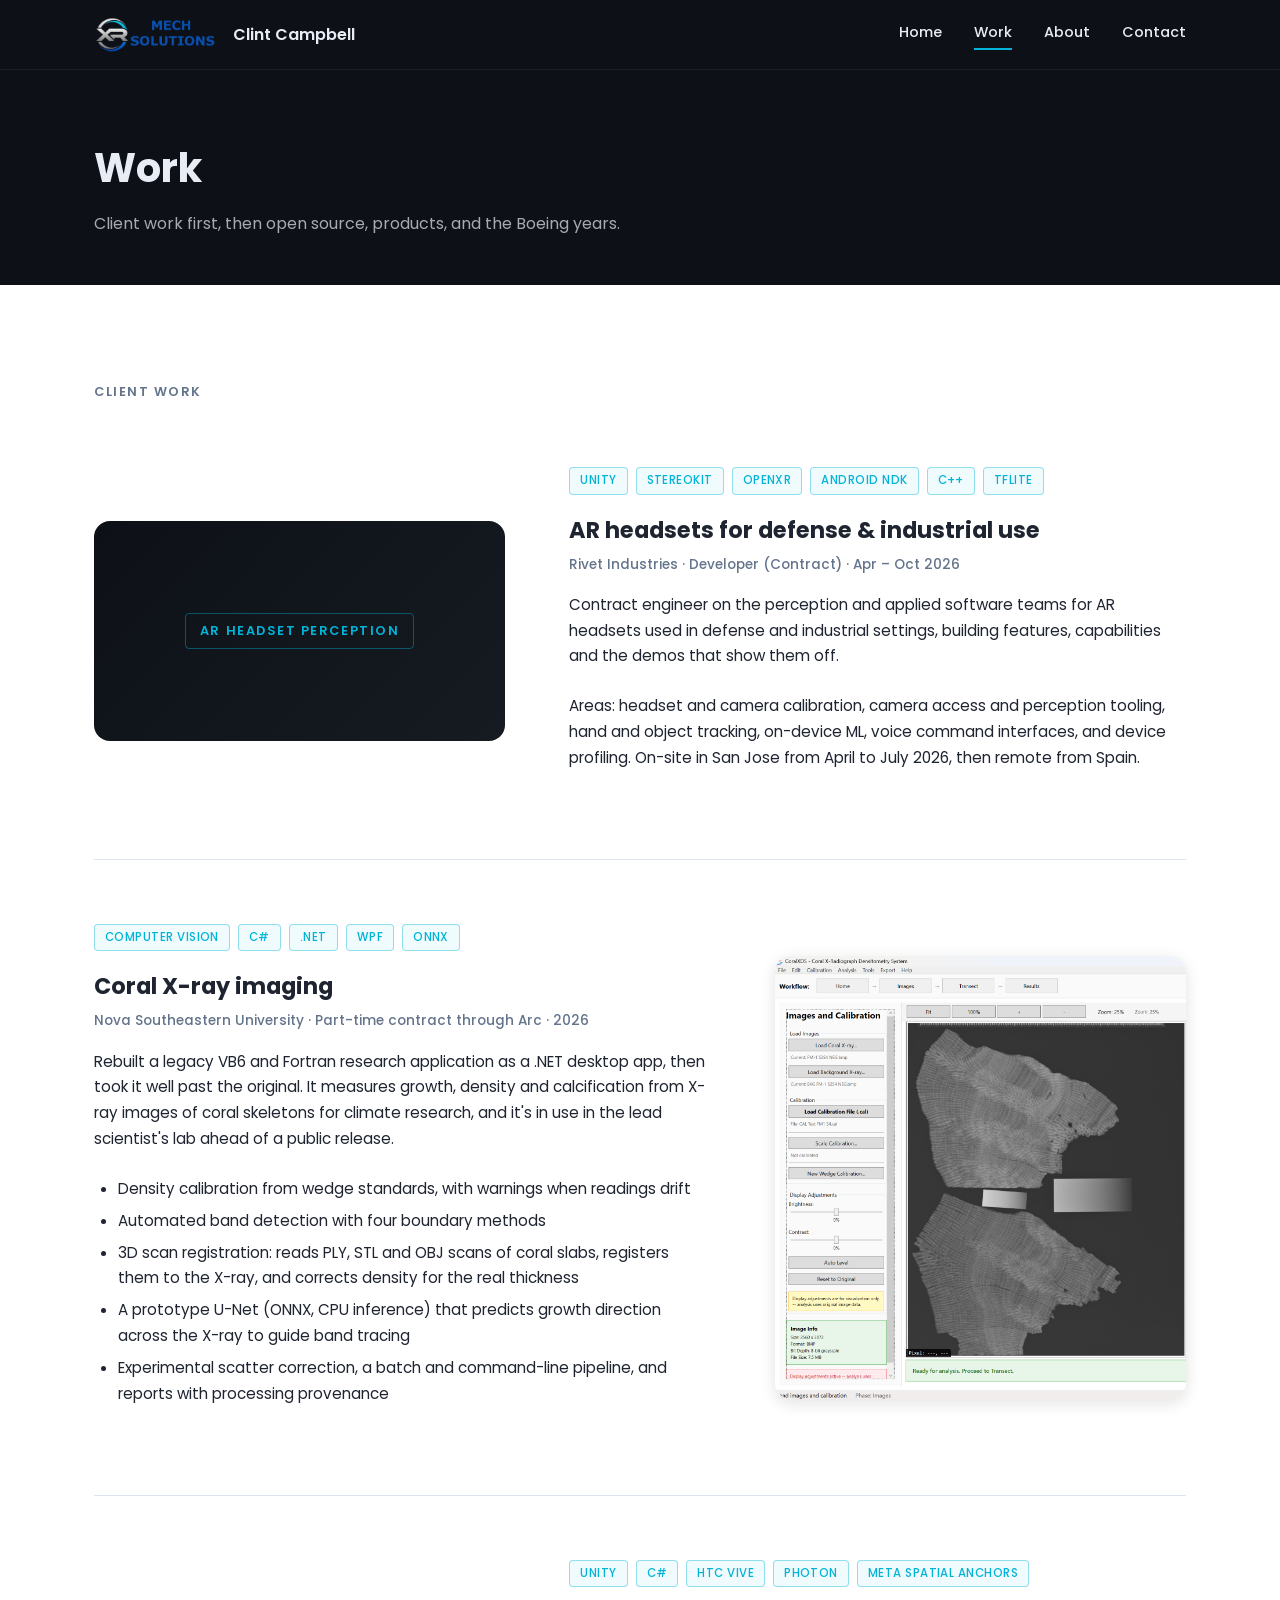
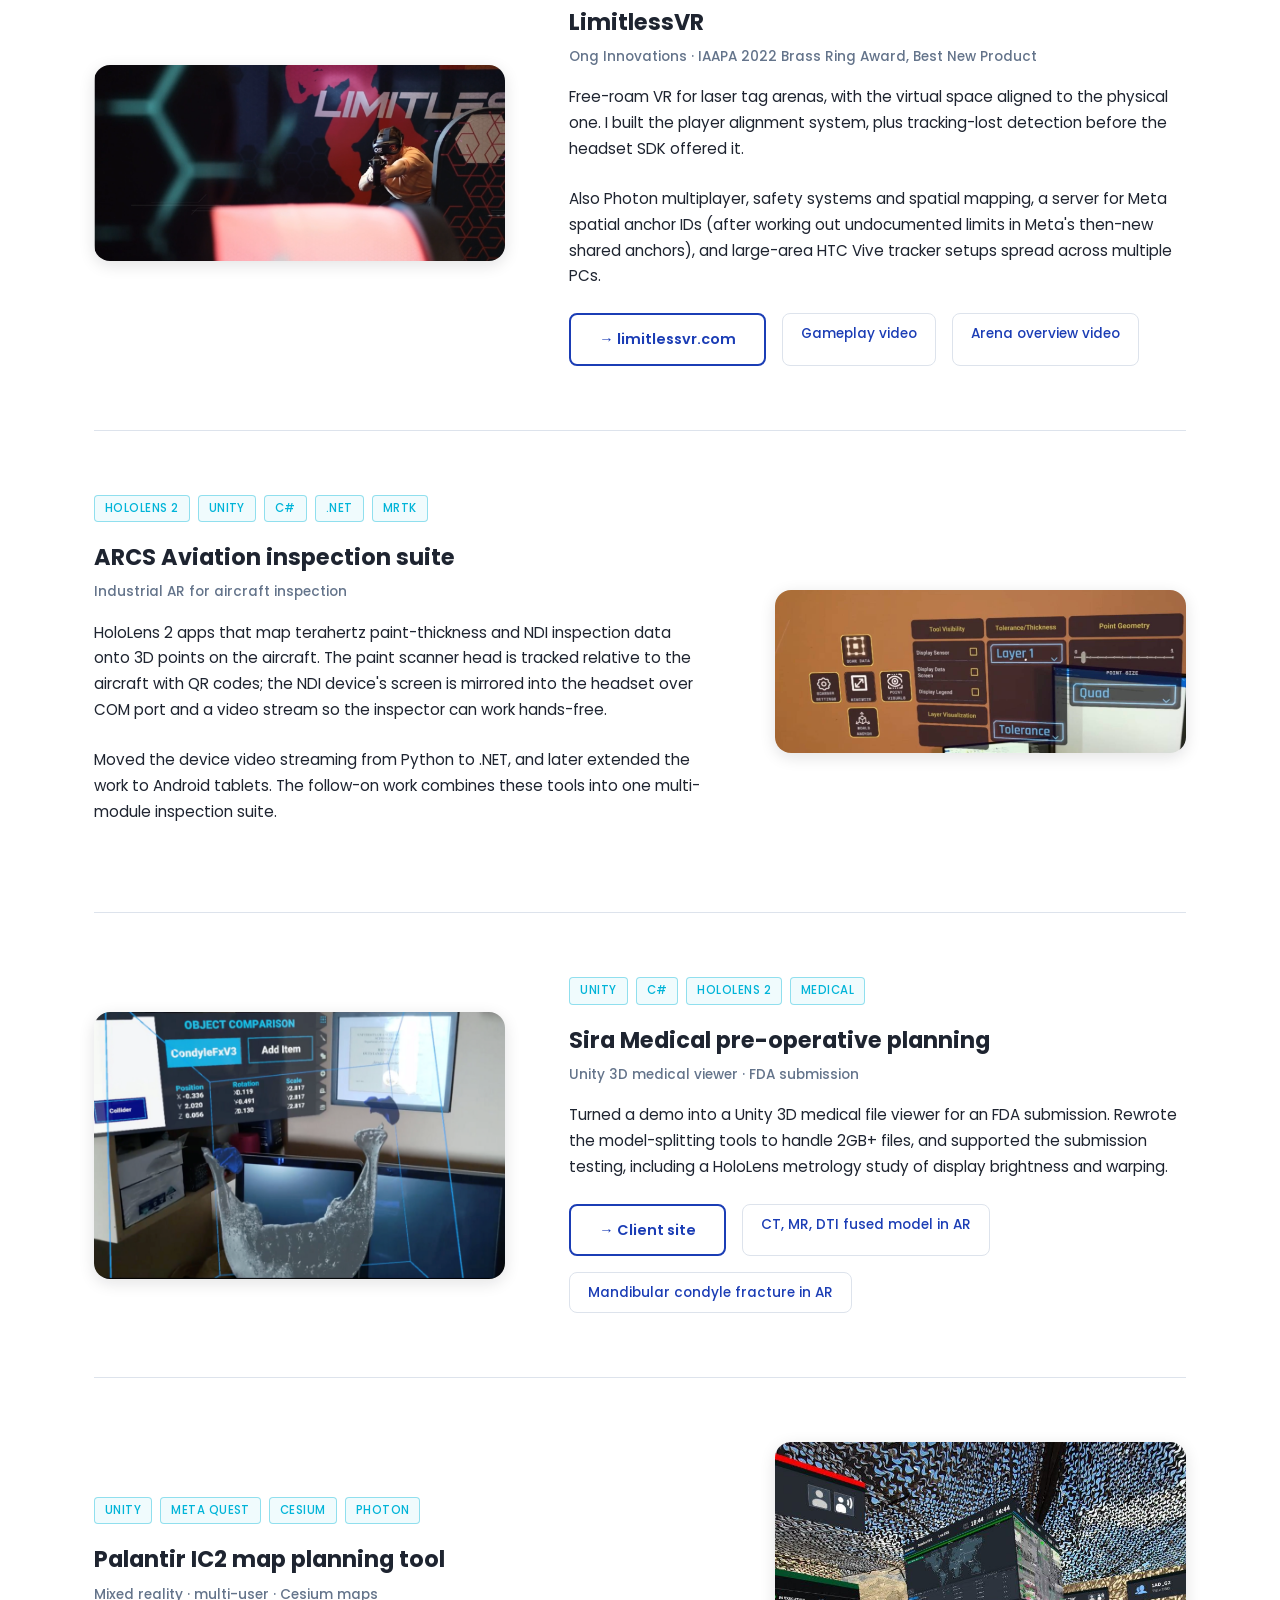
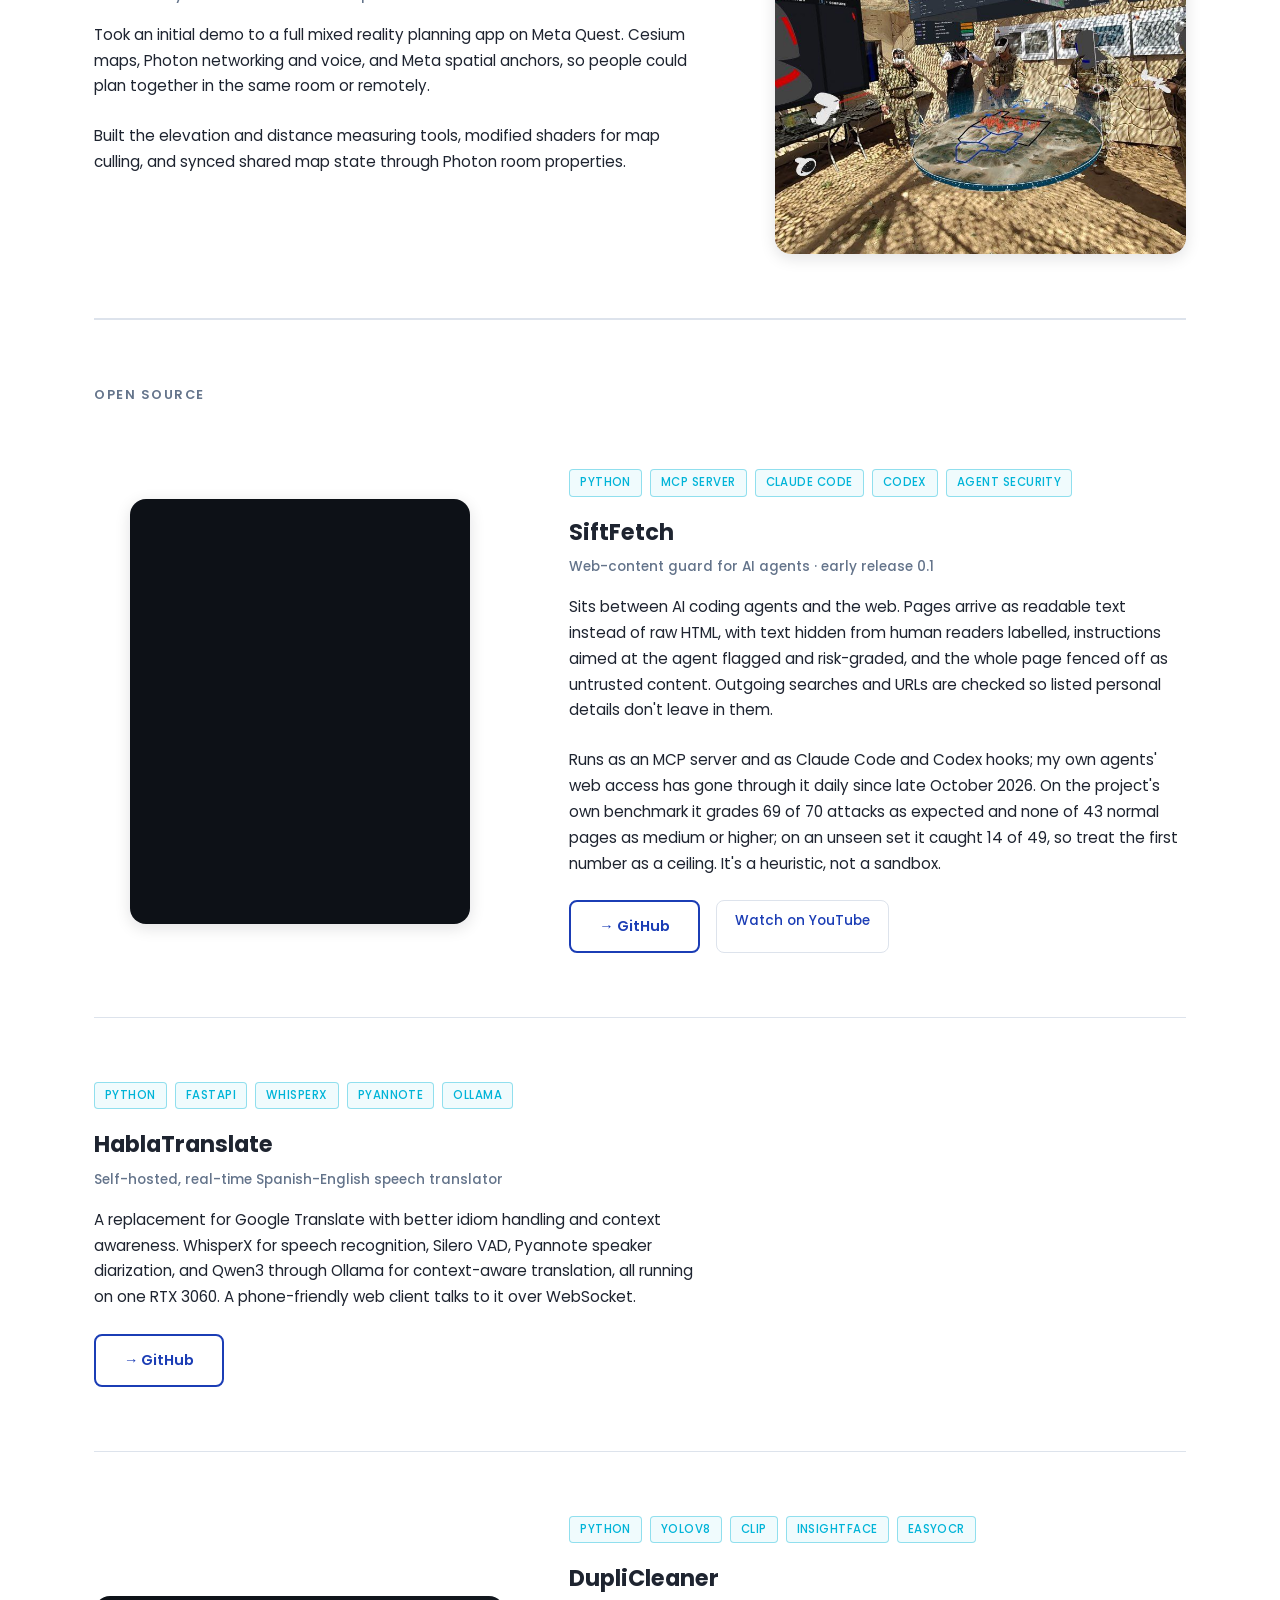
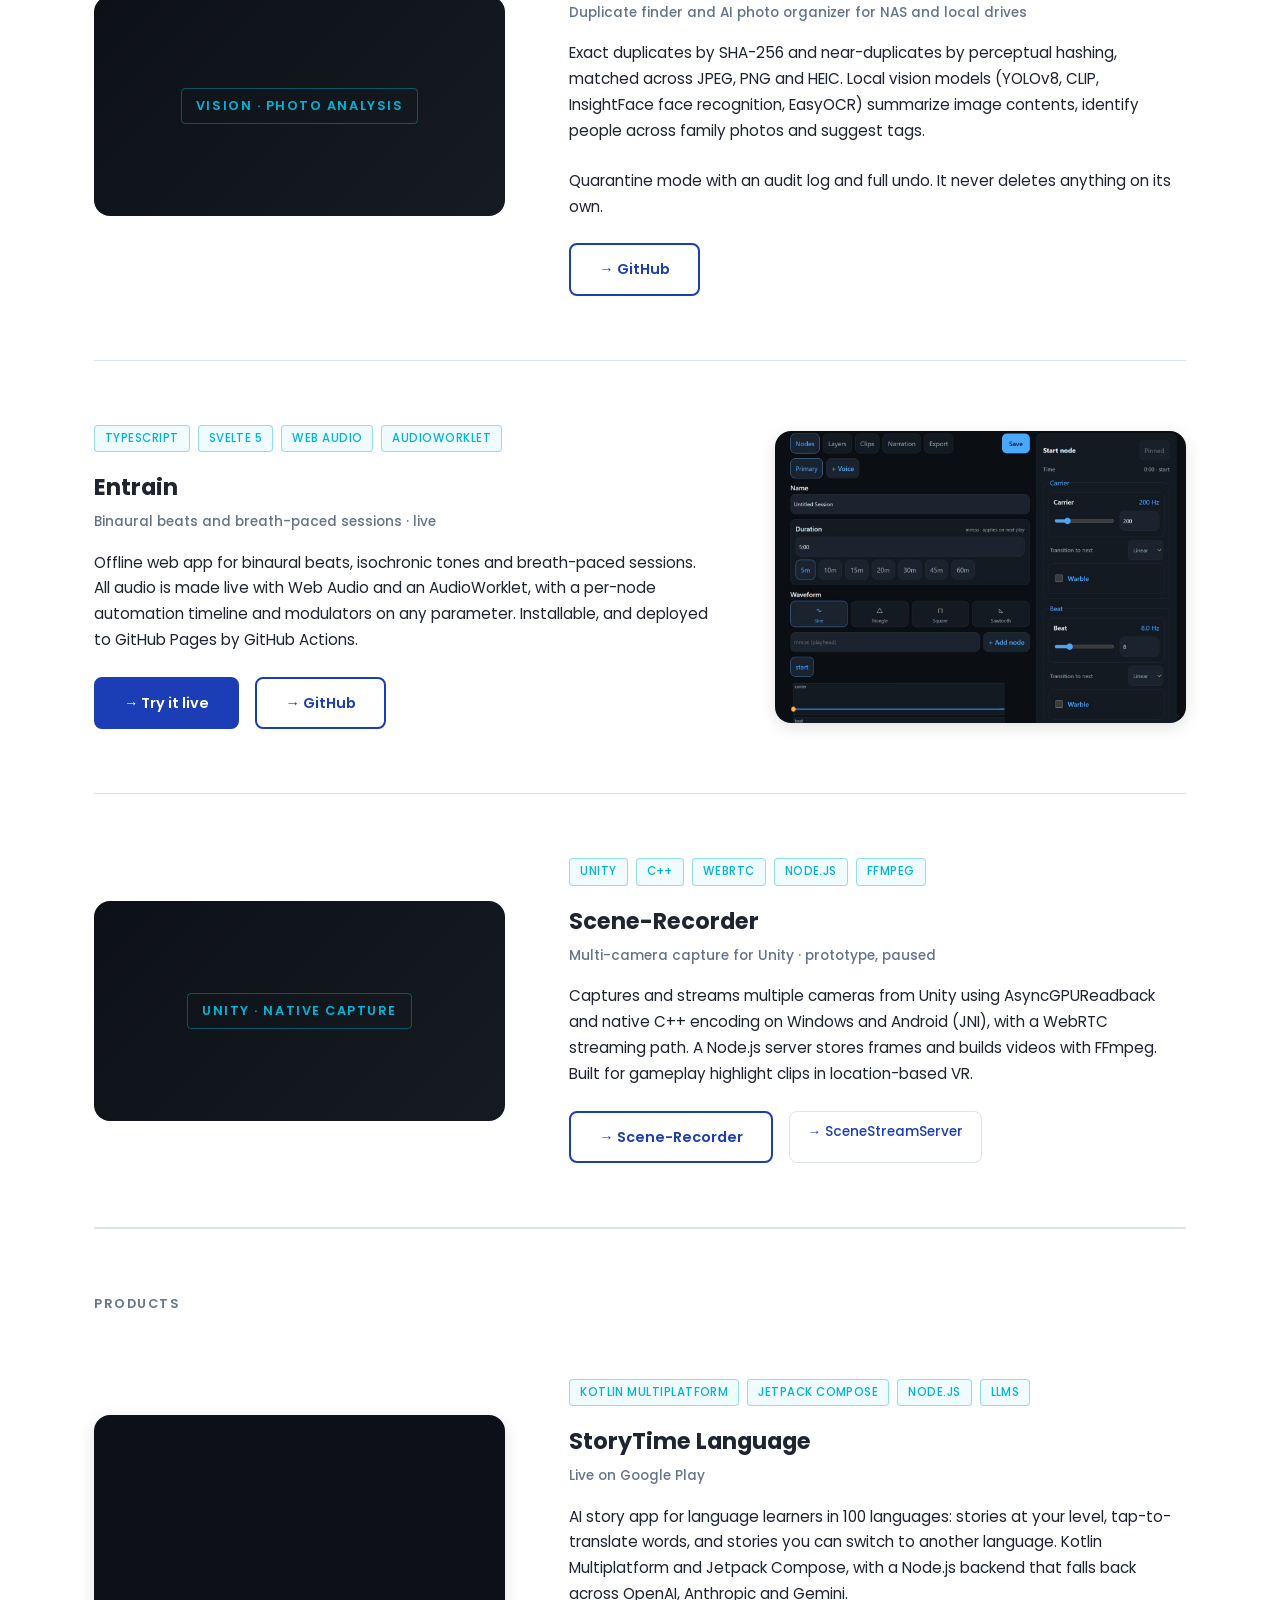
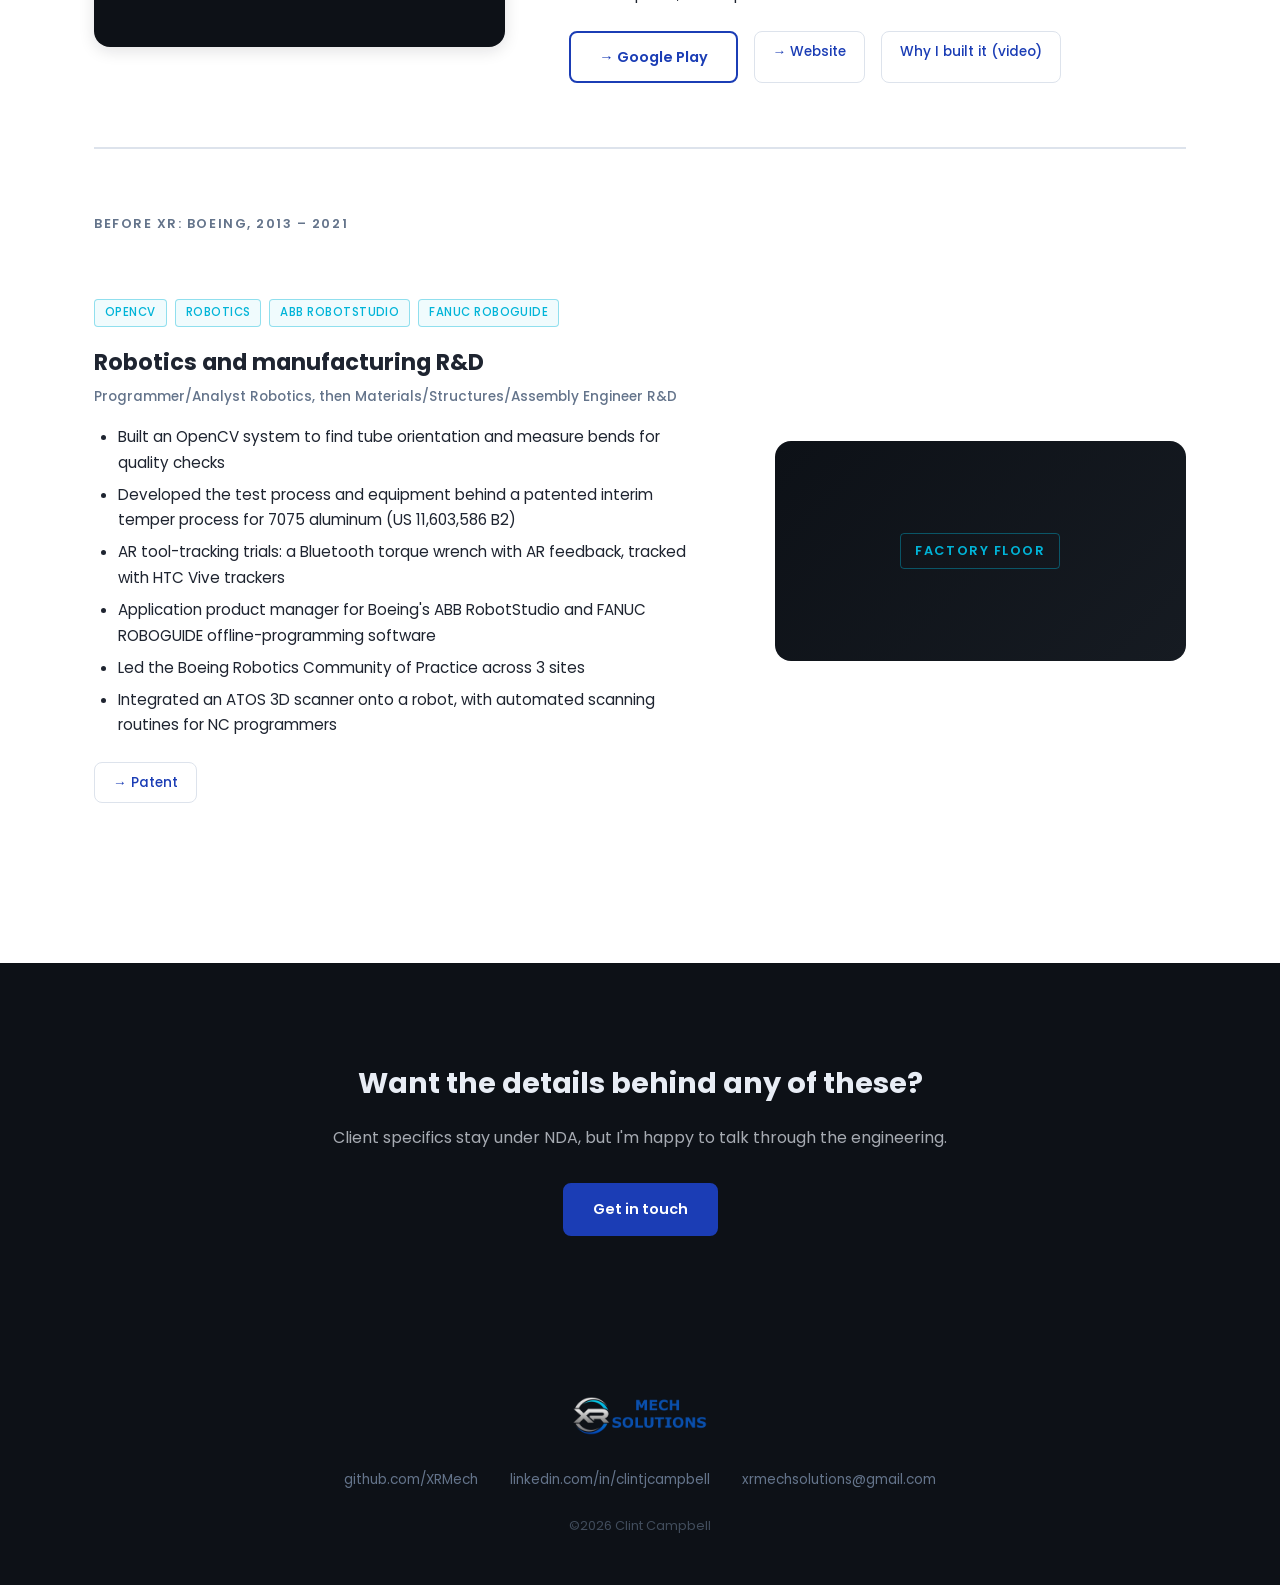
<file: portfolio.html>
<!DOCTYPE html>
<html lang="en">
<head>
  <meta charset="UTF-8">
  <meta name="viewport" content="width=device-width, initial-scale=1.0">
  <title>Work · Clint Campbell</title>
  <meta name="description" content="Perception, computer vision and XR work by Clint Campbell: AR headsets, scientific imaging, VR arenas, HoloLens inspection tools and open-source projects.">
  <meta property="og:title" content="Work · Clint Campbell">
  <meta property="og:description" content="AR headset perception, scientific imaging, VR arenas, HoloLens inspection tools and open-source projects.">
  <meta property="og:type" content="website">
  <meta property="og:url" content="https://xrmech.github.io/portfolio.html">
  <link rel="icon" type="image/png" href="images/XR Mech Logo 512512.png">
  <link rel="preconnect" href="https://fonts.googleapis.com">
  <link rel="preconnect" href="https://fonts.gstatic.com" crossorigin>
  <link href="https://fonts.googleapis.com/css2?family=Poppins:wght@400;500;600;700&display=swap" rel="stylesheet">
  <link rel="stylesheet" href="css/style.css?v=20261109">
</head>
<body>

  <!-- Nav -->
  <header class="site-header">
    <div class="container nav-inner">
      <a href="index.html" class="nav-brand">
        <img src="images/XR Mech Logo Transparent Long.png" alt="XR Mech" class="nav-logo">
        <span class="nav-brand-text">Clint Campbell</span>
      </a>
      <button class="nav-toggle" aria-label="Toggle navigation" aria-expanded="false">
        <span></span><span></span><span></span>
      </button>
      <nav class="nav-links" id="nav-links" aria-label="Main navigation">
        <a href="index.html">Home</a>
        <a href="portfolio.html" class="active">Work</a>
        <a href="about.html">About</a>
        <a href="contact.html">Contact</a>
      </nav>
    </div>
  </header>

  <!-- Page Header -->
  <div class="page-header">
    <div class="container">
      <h1>Work</h1>
      <p>Client work first, then open source, products, and the Boeing years.</p>
    </div>
  </div>

  <section class="section">
    <div class="container">

      <!-- ===================== Client work ===================== -->
      <h2 class="work-group-heading">Client work</h2>

      <!-- Rivet -->
      <article class="portfolio-entry">
        <div class="portfolio-media">
          <div class="portfolio-media--placeholder">
            <span class="placeholder-label">AR headset perception</span>
          </div>
        </div>
        <div class="portfolio-text">
          <div class="tags">
            <span class="tag">Unity</span>
            <span class="tag">StereoKit</span>
            <span class="tag">OpenXR</span>
            <span class="tag">Android NDK</span>
            <span class="tag">C++</span>
            <span class="tag">TFLite</span>
          </div>
          <h2 class="portfolio-title">AR headsets for defense &amp; industrial use</h2>
          <p class="portfolio-subtitle">Rivet Industries · Developer (Contract) · Apr – Oct 2026</p>
          <p class="portfolio-desc">
            Contract engineer on the perception and applied software teams for AR headsets
            used in defense and industrial settings, building features, capabilities and
            the demos that show them off.
          </p>
          <p class="portfolio-desc">
            Areas: headset and camera calibration, camera access and perception tooling,
            hand and object tracking, on-device ML, voice command interfaces, and device
            profiling. On-site in San Jose from April to July 2026, then remote from Spain.
          </p>
        </div>
      </article>

      <!-- CoralXDS -->
      <article class="portfolio-entry portfolio-entry--reverse">
        <div class="portfolio-text">
          <div class="tags">
            <span class="tag">Computer Vision</span>
            <span class="tag">C#</span>
            <span class="tag">.NET</span>
            <span class="tag">WPF</span>
            <span class="tag">ONNX</span>
          </div>
          <h2 class="portfolio-title">Coral X-ray imaging</h2>
          <p class="portfolio-subtitle">Nova Southeastern University · Part-time contract through Arc · 2026</p>
          <p class="portfolio-desc">
            Rebuilt a legacy VB6 and Fortran research application as a .NET desktop app,
            then took it well past the original. It measures growth, density and
            calcification from X-ray images of coral skeletons for climate research, and
            it's in use in the lead scientist's lab ahead of a public release.
          </p>
          <ul class="portfolio-list">
            <li>Density calibration from wedge standards, with warnings when readings drift</li>
            <li>Automated band detection with four boundary methods</li>
            <li>3D scan registration: reads PLY, STL and OBJ scans of coral slabs, registers them to the X-ray, and corrects density for the real thickness</li>
            <li>A prototype U-Net (ONNX, CPU inference) that predicts growth direction across the X-ray to guide band tracing</li>
            <li>Experimental scatter correction, a batch and command-line pipeline, and reports with processing provenance</li>
          </ul>
        </div>
        <div class="portfolio-media">
          <img src="images/coralxds-screenshot.png" alt="Coral X-ray analysis app showing a coral slab X-ray and analysis panels">
        </div>
      </article>

      <!-- LimitlessVR -->
      <article class="portfolio-entry">
        <div class="portfolio-media">
          <img src="images/limitless-vr-action.png" alt="LimitlessVR player aiming in an HTC Vive headset">
        </div>
        <div class="portfolio-text">
          <div class="tags">
            <span class="tag">Unity</span>
            <span class="tag">C#</span>
            <span class="tag">HTC Vive</span>
            <span class="tag">Photon</span>
            <span class="tag">Meta Spatial Anchors</span>
          </div>
          <h2 class="portfolio-title">LimitlessVR</h2>
          <p class="portfolio-subtitle">Ong Innovations · IAAPA 2022 Brass Ring Award, Best New Product</p>
          <p class="portfolio-desc">
            Free-roam VR for laser tag arenas, with the virtual space aligned to the
            physical one. I built the player alignment system, plus tracking-lost
            detection before the headset SDK offered it.
          </p>
          <p class="portfolio-desc">
            Also Photon multiplayer, safety systems and spatial mapping, a server for Meta
            spatial anchor IDs (after working out undocumented limits in Meta's then-new
            shared anchors), and large-area HTC Vive tracker setups spread across multiple PCs.
          </p>
          <div class="portfolio-links">
            <a href="https://limitlessvr.com" target="_blank" rel="noopener" class="btn btn-secondary">→ limitlessvr.com</a>
            <a href="https://youtu.be/WSE08W0XFhc" target="_blank" rel="noopener" class="btn-demo">Gameplay video</a>
            <a href="https://youtu.be/OG4BhKE9zl8" target="_blank" rel="noopener" class="btn-demo">Arena overview video</a>
          </div>
        </div>
      </article>

      <!-- ARCS -->
      <article class="portfolio-entry portfolio-entry--reverse">
        <div class="portfolio-text">
          <div class="tags">
            <span class="tag">HoloLens 2</span>
            <span class="tag">Unity</span>
            <span class="tag">C#</span>
            <span class="tag">.NET</span>
            <span class="tag">MRTK</span>
          </div>
          <h2 class="portfolio-title">ARCS Aviation inspection suite</h2>
          <p class="portfolio-subtitle">Industrial AR for aircraft inspection</p>
          <p class="portfolio-desc">
            HoloLens 2 apps that map terahertz paint-thickness and NDI inspection data onto
            3D points on the aircraft. The paint scanner head is tracked relative to the
            aircraft with QR codes; the NDI device's screen is mirrored into the headset over
            COM port and a video stream so the inspector can work hands-free.
          </p>
          <p class="portfolio-desc">
            Moved the device video streaming from Python to .NET, and later extended the
            work to Android tablets. The follow-on work combines these tools into one
            multi-module inspection suite.
          </p>
        </div>
        <div class="portfolio-media">
          <img src="images/arcs-aviation-1.png" alt="HoloLens 2 view showing floating inspection panels">
        </div>
      </article>

      <!-- Sira -->
      <article class="portfolio-entry">
        <div class="portfolio-media">
          <img src="images/Surgical-Planning-new-image.png" alt="Pre-operative planning tool showing 3D mandible anatomy in AR">
        </div>
        <div class="portfolio-text">
          <div class="tags">
            <span class="tag">Unity</span>
            <span class="tag">C#</span>
            <span class="tag">HoloLens 2</span>
            <span class="tag">Medical</span>
          </div>
          <h2 class="portfolio-title">Sira Medical pre-operative planning</h2>
          <p class="portfolio-subtitle">Unity 3D medical viewer · FDA submission</p>
          <p class="portfolio-desc">
            Turned a demo into a Unity 3D medical file viewer for an FDA submission.
            Rewrote the model-splitting tools to handle 2GB+ files, and supported the
            submission testing, including a HoloLens metrology study of display brightness
            and warping.
          </p>
          <div class="portfolio-links">
            <a href="https://siramedical.com/preoperative-planning/" target="_blank" rel="noopener" class="btn btn-secondary">→ Client site</a>
            <a href="https://youtu.be/5HVi_692J3I" target="_blank" rel="noopener" class="btn-demo">CT, MR, DTI fused model in AR</a>
            <a href="https://youtu.be/wkgkXzyu32E" target="_blank" rel="noopener" class="btn-demo">Mandibular condyle fracture in AR</a>
          </div>
        </div>
      </article>

      <!-- Palantir -->
      <article class="portfolio-entry portfolio-entry--reverse">
        <div class="portfolio-text">
          <div class="tags">
            <span class="tag">Unity</span>
            <span class="tag">Meta Quest</span>
            <span class="tag">Cesium</span>
            <span class="tag">Photon</span>
          </div>
          <h2 class="portfolio-title">Palantir IC2 map planning tool</h2>
          <p class="portfolio-subtitle">Mixed reality · multi-user · Cesium maps</p>
          <p class="portfolio-desc">
            Took an initial demo to a full mixed reality planning app on Meta Quest. Cesium
            maps, Photon networking and voice, and Meta spatial anchors, so people could
            plan together in the same room or remotely.
          </p>
          <p class="portfolio-desc">
            Built the elevation and distance measuring tools, modified shaders for map
            culling, and synced shared map state through Photon room properties.
          </p>
        </div>
        <div class="portfolio-media">
          <img src="images/PalantirIC2.jpg" alt="Collaborative map planning tool on Meta Quest">
        </div>
      </article>

      <!-- ===================== Open source ===================== -->
      <h2 class="work-group-heading">Open source</h2>

      <!-- SiftFetch -->
      <article class="portfolio-entry">
        <div class="portfolio-media">
          <iframe class="portfolio-media--portrait" src="https://www.youtube-nocookie.com/embed/0k-a3HKuK7M" title="SiftFetch: a hidden instruction vs. what the AI agent sees" loading="lazy" allow="accelerometer; clipboard-write; encrypted-media; gyroscope; picture-in-picture; web-share" allowfullscreen></iframe>
        </div>
        <div class="portfolio-text">
          <div class="tags">
            <span class="tag">Python</span>
            <span class="tag">MCP server</span>
            <span class="tag">Claude Code</span>
            <span class="tag">Codex</span>
            <span class="tag">Agent security</span>
          </div>
          <h2 class="portfolio-title">SiftFetch</h2>
          <p class="portfolio-subtitle">Web-content guard for AI agents · early release 0.1</p>
          <p class="portfolio-desc">
            Sits between AI coding agents and the web. Pages arrive as readable text instead
            of raw HTML, with text hidden from human readers labelled, instructions aimed at
            the agent flagged and risk-graded, and the whole page fenced off as untrusted
            content. Outgoing searches and URLs are checked so listed personal details don't
            leave in them.
          </p>
          <p class="portfolio-desc">
            Runs as an MCP server and as Claude Code and Codex hooks; my own agents' web
            access has gone through it daily since late October 2026. On the project's own
            benchmark it grades 69 of 70 attacks as expected and none of 43 normal pages as
            medium or higher; on an unseen set it caught 14 of 49, so treat the first number
            as a ceiling. It's a heuristic, not a sandbox.
          </p>
          <div class="portfolio-links">
            <a href="https://github.com/XRMech/siftfetch" target="_blank" rel="noopener" class="btn btn-secondary">→ GitHub</a>
            <a href="https://youtu.be/0k-a3HKuK7M" target="_blank" rel="noopener" class="btn-demo">Watch on YouTube</a>
          </div>
        </div>
      </article>

      <!-- HablaTranslate -->
      <article class="portfolio-entry portfolio-entry--reverse">
        <div class="portfolio-text">
          <div class="tags">
            <span class="tag">Python</span>
            <span class="tag">FastAPI</span>
            <span class="tag">WhisperX</span>
            <span class="tag">Pyannote</span>
            <span class="tag">Ollama</span>
          </div>
          <h2 class="portfolio-title">HablaTranslate</h2>
          <p class="portfolio-subtitle">Self-hosted, real-time Spanish-English speech translator</p>
          <p class="portfolio-desc">
            A replacement for Google Translate with better idiom handling and context
            awareness. WhisperX for speech recognition, Silero VAD, Pyannote speaker
            diarization, and Qwen3 through Ollama for context-aware translation, all running
            on one RTX 3060. A phone-friendly web client talks to it over WebSocket.
          </p>
          <div class="portfolio-links">
            <a href="https://github.com/XRMechSolutions/HablaTranslate" target="_blank" rel="noopener" class="btn btn-secondary">→ GitHub</a>
          </div>
        </div>
      </article>

      <article class="portfolio-entry">
        <div class="portfolio-media">
          <div class="portfolio-media--placeholder">
            <span class="placeholder-label">Vision · photo analysis</span>
          </div>
        </div>
        <div class="portfolio-text">
          <div class="tags">
            <span class="tag">Python</span>
            <span class="tag">YOLOv8</span>
            <span class="tag">CLIP</span>
            <span class="tag">InsightFace</span>
            <span class="tag">EasyOCR</span>
          </div>
          <h2 class="portfolio-title">DupliCleaner</h2>
          <p class="portfolio-subtitle">Duplicate finder and AI photo organizer for NAS and local drives</p>
          <p class="portfolio-desc">
            Exact duplicates by SHA-256 and near-duplicates by perceptual hashing, matched
            across JPEG, PNG and HEIC. Local vision models (YOLOv8, CLIP, InsightFace face
            recognition, EasyOCR) summarize image contents, identify people across family
            photos and suggest tags.
          </p>
          <p class="portfolio-desc">
            Quarantine mode with an audit log and full undo. It never deletes anything on its own.
          </p>
          <div class="portfolio-links">
            <a href="https://github.com/XRMechSolutions/NAS-Duplicate-Cleanup-Tool" target="_blank" rel="noopener" class="btn btn-secondary">→ GitHub</a>
          </div>
        </div>
      </article>

      <article class="portfolio-entry portfolio-entry--reverse">
        <div class="portfolio-media">
          <img src="images/entrain-editor.jpg" alt="Entrain session editor with carrier and beat frequency controls and an automation timeline">
        </div>
        <div class="portfolio-text">
          <div class="tags">
            <span class="tag">TypeScript</span>
            <span class="tag">Svelte 5</span>
            <span class="tag">Web Audio</span>
            <span class="tag">AudioWorklet</span>
          </div>
          <h2 class="portfolio-title">Entrain</h2>
          <p class="portfolio-subtitle">Binaural beats and breath-paced sessions · live</p>
          <p class="portfolio-desc">
            Offline web app for binaural beats, isochronic tones and breath-paced sessions.
            All audio is made live with Web Audio and an AudioWorklet, with a per-node
            automation timeline and modulators on any parameter. Installable, and deployed
            to GitHub Pages by GitHub Actions.
          </p>
          <div class="portfolio-links">
            <a href="https://xrmechsolutions.github.io/Entrain/" target="_blank" rel="noopener" class="btn btn-primary">→ Try it live</a>
            <a href="https://github.com/XRMechSolutions/Entrain" target="_blank" rel="noopener" class="btn btn-secondary">→ GitHub</a>
          </div>
        </div>
      </article>

      <article class="portfolio-entry">
        <div class="portfolio-media">
          <div class="portfolio-media--placeholder">
            <span class="placeholder-label">Unity · native capture</span>
          </div>
        </div>
        <div class="portfolio-text">
          <div class="tags">
            <span class="tag">Unity</span>
            <span class="tag">C++</span>
            <span class="tag">WebRTC</span>
            <span class="tag">Node.js</span>
            <span class="tag">FFmpeg</span>
          </div>
          <h2 class="portfolio-title">Scene-Recorder</h2>
          <p class="portfolio-subtitle">Multi-camera capture for Unity · prototype, paused</p>
          <p class="portfolio-desc">
            Captures and streams multiple cameras from Unity using AsyncGPUReadback and
            native C++ encoding on Windows and Android (JNI), with a WebRTC streaming path.
            A Node.js server stores frames and builds videos with FFmpeg. Built for gameplay
            highlight clips in location-based VR.
          </p>
          <div class="portfolio-links">
            <a href="https://github.com/XRMech/Scene-Recorder" target="_blank" rel="noopener" class="btn btn-secondary">→ Scene-Recorder</a>
            <a href="https://github.com/XRMech/SceneStreamServer" target="_blank" rel="noopener" class="btn-demo">→ SceneStreamServer</a>
          </div>
        </div>
      </article>

      <!-- ===================== Products ===================== -->
      <h2 class="work-group-heading">Products</h2>

      <article class="portfolio-entry">
        <div class="portfolio-media">
          <iframe src="https://www.youtube-nocookie.com/embed/eDngAOH2KB4" title="Why I built StoryTime Language: AI stories for language learners" loading="lazy" allow="accelerometer; clipboard-write; encrypted-media; gyroscope; picture-in-picture; web-share" allowfullscreen></iframe>
        </div>
        <div class="portfolio-text">
          <div class="tags">
            <span class="tag">Kotlin Multiplatform</span>
            <span class="tag">Jetpack Compose</span>
            <span class="tag">Node.js</span>
            <span class="tag">LLMs</span>
          </div>
          <h2 class="portfolio-title">StoryTime Language</h2>
          <p class="portfolio-subtitle">Live on Google Play</p>
          <p class="portfolio-desc">
            AI story app for language learners in 100 languages: stories at your level,
            tap-to-translate words, and stories you can switch to another language. Kotlin
            Multiplatform and Jetpack Compose, with a Node.js backend that falls back across
            OpenAI, Anthropic and Gemini.
          </p>
          <div class="portfolio-links">
            <a href="https://play.google.com/store/apps/details?id=com.xrmech.storytimelanguage" target="_blank" rel="noopener" class="btn btn-secondary">→ Google Play</a>
            <a href="https://storytimelanguage.com" target="_blank" rel="noopener" class="btn-demo">→ Website</a>
            <a href="https://youtu.be/eDngAOH2KB4" target="_blank" rel="noopener" class="btn-demo">Why I built it (video)</a>
          </div>
        </div>
      </article>

      <!-- ===================== Boeing ===================== -->
      <h2 class="work-group-heading">Before XR: Boeing, 2013 – 2021</h2>

      <article class="portfolio-entry portfolio-entry--reverse">
        <div class="portfolio-text">
          <div class="tags">
            <span class="tag">OpenCV</span>
            <span class="tag">Robotics</span>
            <span class="tag">ABB RobotStudio</span>
            <span class="tag">FANUC ROBOGUIDE</span>
          </div>
          <h2 class="portfolio-title">Robotics and manufacturing R&amp;D</h2>
          <p class="portfolio-subtitle">Programmer/Analyst Robotics, then Materials/Structures/Assembly Engineer R&amp;D</p>
          <ul class="portfolio-list">
            <li>Built an OpenCV system to find tube orientation and measure bends for quality checks</li>
            <li>Developed the test process and equipment behind a patented interim temper process for 7075 aluminum (US 11,603,586 B2)</li>
            <li>AR tool-tracking trials: a Bluetooth torque wrench with AR feedback, tracked with HTC Vive trackers</li>
            <li>Application product manager for Boeing's ABB RobotStudio and FANUC ROBOGUIDE offline-programming software</li>
            <li>Led the Boeing Robotics Community of Practice across 3 sites</li>
            <li>Integrated an ATOS 3D scanner onto a robot, with automated scanning routines for NC programmers</li>
          </ul>
          <div class="portfolio-links">
            <a href="https://patents.google.com/patent/US11603586B2" target="_blank" rel="noopener" class="btn-demo">→ Patent</a>
          </div>
        </div>
        <div class="portfolio-media">
          <div class="portfolio-media--placeholder">
            <span class="placeholder-label">Factory floor</span>
          </div>
        </div>
      </article>

    </div>
  </section>

  <!-- Closing CTA -->
  <section class="cta-band">
    <div class="container">
      <h2>Want the details behind any of these?</h2>
      <p>Client specifics stay under NDA, but I'm happy to talk through the engineering.</p>
      <div class="hero-ctas">
        <a href="contact.html" class="btn btn-primary">Get in touch</a>
      </div>
    </div>
  </section>

  <!-- Footer -->
  <footer class="site-footer">
    <div class="container">
      <img src="images/XR Mech Logo Transparent Long.png" alt="XR Mech" class="footer-logo">
      <div class="footer-links">
        <a href="https://github.com/XRMech" target="_blank" rel="noopener">github.com/XRMech</a>
        <a href="https://www.linkedin.com/in/clintjcampbell" target="_blank" rel="noopener">linkedin.com/in/clintjcampbell</a>
        <a href="mailto:xrmechsolutions@gmail.com">xrmechsolutions@gmail.com</a>
      </div>
      <p class="footer-copy">&copy;2026 Clint Campbell</p>
    </div>
  </footer>

  <script src="js/nav.js"></script>
</body>
</html>
</file>
<file: css/style.css>
/* ============================================================
   XRMech Website — css/style.css
   Single shared stylesheet. Pure CSS3, no preprocessors.
   ============================================================ */

/* ── Custom Properties ──────────────────────────────────────── */
:root {
  /* Brand */
  --brand-blue:   #1B3DB5;
  --brand-cyan:   #00B4D8;
  --brand-silver: #8B96A0;

  /* Dark surfaces */
  --color-dark:   #0D1117;
  --color-dark-2: #161B22;

  /* Light surfaces */
  --color-surface:     #FFFFFF;
  --color-surface-alt: #F0F5FB;

  /* Text */
  --color-text:        #1E2430;
  --color-text-muted:  #64748B;
  --color-text-light:  #E8EDF5;

  /* Accent */
  --color-accent:       #1B3DB5;
  --color-accent-hover: #152FA0;
  --color-highlight:    #00B4D8;

  /* Structural */
  --color-border: #DDE3EC;
  --color-shadow: rgba(13, 17, 23, 0.12);

  /* Typography */
  --font-main: 'Poppins', -apple-system, BlinkMacSystemFont, 'Segoe UI', sans-serif;

  /* Spacing */
  --space-1:   8px;
  --space-2:  16px;
  --space-3:  24px;
  --space-4:  32px;
  --space-6:  48px;
  --space-8:  64px;
  --space-12: 96px;
  --space-16: 128px;

  /* Layout */
  --max-width:  1140px;
  --nav-height: 70px;

  /* Radius */
  --radius-sm: 4px;
  --radius-md: 8px;
  --radius-lg: 16px;

  /* Shadows */
  --shadow-sm: 0 1px 3px rgba(13, 17, 23, 0.08);
  --shadow-md: 0 4px 16px rgba(13, 17, 23, 0.12);
  --shadow-lg: 0 8px 32px rgba(13, 17, 23, 0.16);
}

/* ── Reset ──────────────────────────────────────────────────── */
*, *::before, *::after { box-sizing: border-box; margin: 0; padding: 0; }
html { scroll-behavior: smooth; }
body {
  font-family: var(--font-main);
  font-size: 1rem;
  line-height: 1.7;
  color: var(--color-text);
  background: var(--color-surface);
}
img { max-width: 100%; height: auto; display: block; }
a { color: inherit; text-decoration: none; }
ul { list-style: none; }
button { cursor: pointer; border: none; background: none; font-family: inherit; }

/* ── Layout ─────────────────────────────────────────────────── */
.container {
  max-width: var(--max-width);
  margin: 0 auto;
  padding: 0 var(--space-3);
}
.section { padding: var(--space-12) 0; }
.section--alt { background: var(--color-surface-alt); }
.section--dark { background: var(--color-dark-2); }
.section-heading {
  font-size: 2rem;
  font-weight: 700;
  color: var(--color-accent);
  margin-bottom: var(--space-6);
}
.section-subheading {
  font-size: 1rem;
  color: var(--color-text-muted);
  margin-top: calc(-1 * var(--space-4));
  margin-bottom: var(--space-6);
}

/* ── Navigation ─────────────────────────────────────────────── */
.site-header {
  position: sticky;
  top: 0;
  z-index: 100;
  background: var(--color-dark);
  height: var(--nav-height);
  border-bottom: 1px solid rgba(255,255,255,0.06);
}
.nav-inner {
  display: flex;
  align-items: center;
  justify-content: space-between;
  height: var(--nav-height);
}
.nav-brand {
  display: flex;
  align-items: center;
  gap: var(--space-2);
  text-decoration: none;
}
.nav-logo { height: 36px; width: auto; }
.nav-brand-text {
  font-size: 1rem;
  font-weight: 600;
  color: var(--color-text-light);
  white-space: nowrap;
}
.nav-links {
  display: flex;
  align-items: center;
  gap: var(--space-4);
}
.nav-links a {
  font-size: 0.9rem;
  font-weight: 500;
  color: var(--color-text-light);
  padding-bottom: 3px;
  border-bottom: 2px solid transparent;
  transition: border-color 0.2s, color 0.2s;
}
.nav-links a:hover { color: var(--color-highlight); }
.nav-links a.active { border-bottom-color: var(--color-highlight); }

/* Hamburger */
.nav-toggle {
  display: none;
  flex-direction: column;
  justify-content: space-between;
  width: 24px;
  height: 18px;
  padding: 0;
}
.nav-toggle span {
  display: block;
  height: 2px;
  width: 100%;
  background: var(--color-text-light);
  border-radius: 2px;
  transition: transform 0.3s, opacity 0.3s;
}
.nav-toggle[aria-expanded="true"] span:nth-child(1) { transform: translateY(8px) rotate(45deg); }
.nav-toggle[aria-expanded="true"] span:nth-child(2) { opacity: 0; }
.nav-toggle[aria-expanded="true"] span:nth-child(3) { transform: translateY(-8px) rotate(-45deg); }

/* ── Hero ───────────────────────────────────────────────────── */
.hero {
  background: var(--color-dark);
  padding: var(--space-16) 0 var(--space-12);
  text-align: center;
}
.hero-eyebrow {
  font-size: 0.75rem;
  font-weight: 500;
  color: var(--color-text-muted);
  letter-spacing: 0.1em;
  text-transform: uppercase;
  margin-bottom: var(--space-2);
}
.hero h1 {
  font-size: 3.5rem;
  font-weight: 700;
  color: var(--color-text-light);
  line-height: 1.1;
  margin-bottom: var(--space-2);
}
.hero h2 {
  font-size: 1.5rem;
  font-weight: 400;
  color: rgba(232, 237, 245, 0.8);
  margin-bottom: var(--space-3);
}
.hero-body {
  font-size: 1.05rem;
  color: rgba(232, 237, 245, 0.7);
  max-width: 560px;
  margin: 0 auto var(--space-6);
}
.hero-ctas { display: flex; gap: var(--space-2); justify-content: center; flex-wrap: wrap; }

/* ── Buttons ────────────────────────────────────────────────── */
.btn {
  display: inline-block;
  font-size: 0.9rem;
  font-weight: 600;
  padding: 12px 28px;
  border-radius: var(--radius-md);
  transition: background 0.2s, color 0.2s, border-color 0.2s;
  text-decoration: none;
}
.btn-primary {
  background: var(--color-accent);
  color: #fff;
  border: 2px solid var(--color-accent);
}
.btn-primary:hover { background: var(--color-accent-hover); border-color: var(--color-accent-hover); }
.btn-secondary {
  background: transparent;
  color: var(--color-accent);
  border: 2px solid var(--color-accent);
}
.btn-secondary:hover { background: var(--color-accent); color: #fff; }
.btn-outline-light {
  background: transparent;
  color: var(--color-text-light);
  border: 2px solid rgba(232,237,245,0.4);
}
.btn-outline-light:hover { border-color: var(--color-highlight); color: var(--color-highlight); }
.btn-demo {
  display: inline-block;
  font-size: 0.85rem;
  font-weight: 500;
  color: var(--color-accent);
  border: 1px solid var(--color-border);
  padding: 8px 18px;
  border-radius: var(--radius-md);
  transition: border-color 0.2s, color 0.2s;
}
.btn-demo:hover { border-color: var(--color-accent); color: var(--color-accent-hover); }

/* ── Proof Points Strip ─────────────────────────────────────── */
.proof-strip {
  background: var(--color-dark-2);
  padding: var(--space-8) 0;
}
.proof-grid {
  display: flex;
  justify-content: space-around;
  gap: var(--space-4);
  flex-wrap: wrap;
}
.proof-item { text-align: center; flex: 1; min-width: 160px; }
.proof-value {
  font-size: 1rem;
  font-weight: 700;
  color: var(--color-highlight);
  line-height: 1.3;
}
.proof-label {
  font-size: 0.78rem;
  color: rgba(100, 116, 139, 0.9);
  margin-top: 4px;
  line-height: 1.4;
}

/* ── Tech Tags ──────────────────────────────────────────────── */
.tags { display: flex; flex-wrap: wrap; gap: var(--space-1); margin-bottom: var(--space-2); }
.tag {
  font-size: 0.72rem;
  font-weight: 500;
  color: var(--color-highlight);
  border: 1px solid rgba(0,180,216,0.4);
  background: rgba(0,180,216,0.06);
  padding: 3px 10px;
  border-radius: var(--radius-sm);
  text-transform: uppercase;
  letter-spacing: 0.04em;
}

/* ── Featured Cards (Home) ──────────────────────────────────── */
.cards-grid {
  display: grid;
  grid-template-columns: repeat(3, 1fr);
  gap: var(--space-4);
}
.card {
  background: var(--color-surface);
  border: 1px solid var(--color-border);
  border-radius: var(--radius-lg);
  overflow: hidden;
  box-shadow: var(--shadow-sm);
  transition: box-shadow 0.2s, border-color 0.2s;
  display: flex;
  flex-direction: column;
}
.card:hover { box-shadow: var(--shadow-md); border-color: var(--color-accent); }
.card-img { width: 100%; height: 200px; object-fit: cover; }
.card-img--placeholder {
  width: 100%;
  height: 200px;
  background: linear-gradient(135deg, var(--color-dark) 0%, var(--color-dark-2) 100%);
  display: flex;
  align-items: center;
  justify-content: center;
  flex-wrap: wrap;
  gap: var(--space-1);
  padding: var(--space-3);
}
.card-body { padding: var(--space-3); flex: 1; display: flex; flex-direction: column; }
.card-title { font-size: 1.1rem; font-weight: 600; color: var(--color-text); margin-bottom: var(--space-1); }
.card-desc { font-size: 0.9rem; color: var(--color-text-muted); line-height: 1.6; flex: 1; margin-bottom: var(--space-2); }
.card-links { display: flex; gap: var(--space-1); flex-wrap: wrap; margin-top: auto; }

/* ── Clients Strip ──────────────────────────────────────────── */
.clients-strip {
  background: var(--color-surface-alt);
  padding: var(--space-6) 0;
  text-align: center;
}
.clients-label {
  font-size: 0.75rem;
  font-weight: 500;
  color: var(--color-text-muted);
  letter-spacing: 0.1em;
  text-transform: uppercase;
  margin-bottom: var(--space-3);
}
.clients-row {
  display: flex;
  justify-content: center;
  align-items: center;
  gap: var(--space-8);
  flex-wrap: wrap;
}
.client-name {
  font-size: 1.1rem;
  font-weight: 600;
  color: var(--color-text-muted);
  letter-spacing: 0.03em;
}

/* ── Portfolio Entries ──────────────────────────────────────── */
.portfolio-entry {
  display: grid;
  grid-template-columns: 4fr 6fr;
  gap: var(--space-8);
  align-items: center;
  padding: var(--space-8) 0;
  border-bottom: 1px solid var(--color-border);
}
.portfolio-entry:last-child { border-bottom: none; }
.portfolio-entry--reverse { grid-template-columns: 6fr 4fr; }
.portfolio-entry--reverse .portfolio-media { order: 2; }
.portfolio-entry--reverse .portfolio-text { order: 1; }
.portfolio-media img {
  width: 100%;
  border-radius: var(--radius-lg);
  box-shadow: var(--shadow-md);
}
.portfolio-media iframe {
  display: block;
  width: 100%;
  aspect-ratio: 16 / 9;
  border: 0;
  border-radius: var(--radius-lg);
  box-shadow: var(--shadow-md);
  background: var(--color-dark);
}
.portfolio-media iframe.portfolio-media--portrait {
  aspect-ratio: 4 / 5;
  max-width: 340px;
  margin: 0 auto;
}
.portfolio-media--placeholder {
  width: 100%;
  min-height: 220px;
  background: linear-gradient(135deg, var(--color-dark) 0%, var(--color-dark-2) 100%);
  border-radius: var(--radius-lg);
  display: flex;
  align-items: center;
  justify-content: center;
  flex-wrap: wrap;
  gap: var(--space-1);
  padding: var(--space-4);
}
.portfolio-title { font-size: 1.4rem; font-weight: 700; color: var(--color-text); margin-bottom: 4px; }
.portfolio-subtitle {
  font-size: 0.85rem;
  font-weight: 500;
  color: var(--color-text-muted);
  margin-bottom: var(--space-2);
}
.portfolio-desc { font-size: 0.95rem; color: var(--color-text); margin-bottom: var(--space-3); }
.portfolio-links { display: flex; gap: var(--space-2); flex-wrap: wrap; }

/* ── About: Bio ─────────────────────────────────────────────── */
.bio-grid {
  display: grid;
  grid-template-columns: 1fr 2fr;
  gap: var(--space-8);
  align-items: start;
}
.bio-photo {
  width: 100%;
  border-radius: var(--radius-lg);
  box-shadow: var(--shadow-md);
}
.bio-name { font-size: 2rem; font-weight: 700; color: var(--color-accent); margin-bottom: var(--space-2); }
.bio-text p { font-size: 1rem; color: var(--color-text); margin-bottom: var(--space-2); }
.bio-links {
  margin-top: var(--space-3);
  display: flex;
  flex-direction: column;
  gap: 6px;
}
.bio-links a {
  font-size: 0.9rem;
  color: var(--color-accent);
  text-decoration: underline;
  text-underline-offset: 3px;
}
.bio-links a:hover { color: var(--color-accent-hover); }

/* ── Credentials ────────────────────────────────────────────── */
.credentials-grid {
  display: grid;
  grid-template-columns: repeat(2, 1fr);
  gap: var(--space-3);
}
.credential-item {
  display: flex;
  align-items: flex-start;
  gap: var(--space-2);
  padding: var(--space-3);
  background: var(--color-surface);
  border: 1px solid var(--color-border);
  border-radius: var(--radius-md);
}
.credential-icon { font-size: 1.4rem; flex-shrink: 0; }
.credential-text { font-size: 0.9rem; color: var(--color-text); line-height: 1.5; }

/* ── Skill Cards ────────────────────────────────────────────── */
.skills-grid {
  display: grid;
  grid-template-columns: repeat(3, 1fr);
  gap: var(--space-3);
}
.skill-card {
  background: var(--color-surface);
  border: 1px solid var(--color-border);
  border-radius: var(--radius-md);
  padding: var(--space-3);
  box-shadow: var(--shadow-sm);
  transition: box-shadow 0.2s, border-color 0.2s;
}
.skill-card:hover { box-shadow: var(--shadow-md); border-color: var(--color-accent); }
.skill-card-heading {
  font-size: 0.9rem;
  font-weight: 600;
  color: var(--color-accent);
  margin-bottom: var(--space-1);
}
.skill-card-list { font-size: 0.85rem; color: var(--color-text-muted); line-height: 1.8; }

/* ── Side Projects ──────────────────────────────────────────── */
.side-projects-grid {
  display: grid;
  grid-template-columns: repeat(2, 1fr);
  gap: var(--space-4);
}
.side-project-card {
  background: var(--color-surface);
  border: 1px solid var(--color-border);
  border-radius: var(--radius-md);
  padding: var(--space-4);
  box-shadow: var(--shadow-sm);
  transition: box-shadow 0.2s, border-color 0.2s;
  display: flex;
  flex-direction: column;
  gap: var(--space-2);
}
.side-project-card:hover { box-shadow: var(--shadow-md); border-color: var(--color-accent); }
.side-project-title {
  font-size: 1rem;
  font-weight: 600;
  color: var(--color-accent);
}
.side-project-desc {
  font-size: 0.88rem;
  color: var(--color-text-muted);
  line-height: 1.7;
  flex: 1;
}

/* ── Available For ──────────────────────────────────────────── */
.available-list { list-style: none; }
.available-list li {
  padding: var(--space-2) 0;
  border-bottom: 1px solid var(--color-border);
  font-size: 0.95rem;
  color: var(--color-text);
  padding-left: var(--space-3);
  position: relative;
}
.available-list li::before {
  content: '→';
  color: var(--color-highlight);
  position: absolute;
  left: 0;
  font-weight: 600;
}
.available-list li:last-child { border-bottom: none; }

/* ── Contact ────────────────────────────────────────────────── */
.contact-grid {
  display: grid;
  grid-template-columns: 1fr 1.4fr;
  gap: var(--space-8);
  align-items: start;
}
.contact-info h2 {
  font-size: 2rem;
  font-weight: 700;
  color: var(--color-accent);
  margin-bottom: var(--space-3);
}
.contact-info p { font-size: 0.95rem; color: var(--color-text); margin-bottom: var(--space-2); }
.contact-details { margin-top: var(--space-4); display: flex; flex-direction: column; gap: var(--space-1); }
.contact-details a {
  font-size: 0.9rem;
  color: var(--color-accent);
  text-decoration: underline;
  text-underline-offset: 3px;
}
.contact-details a:hover { color: var(--color-accent-hover); }

/* Form */
.contact-form { display: flex; flex-direction: column; gap: var(--space-2); }
.form-group { display: flex; flex-direction: column; gap: 6px; }
.form-group label { font-size: 0.85rem; font-weight: 500; color: var(--color-text); }
.form-group input,
.form-group textarea {
  font-family: var(--font-main);
  font-size: 0.95rem;
  color: var(--color-text);
  background: var(--color-surface);
  border: 1px solid var(--color-border);
  border-radius: var(--radius-md);
  padding: 10px 14px;
  transition: border-color 0.2s, box-shadow 0.2s;
  width: 100%;
}
.form-group input:focus,
.form-group textarea:focus {
  outline: none;
  border-color: var(--color-highlight);
  box-shadow: 0 0 0 3px rgba(0,180,216,0.12);
}
.form-group textarea { resize: vertical; min-height: 140px; }
.form-submit { margin-top: var(--space-1); }
.form-submit .btn-primary { width: 100%; justify-content: center; text-align: center; }

/* ── Contact CTA ────────────────────────────────────────────── */
.contact-cta { display: flex; flex-direction: column; gap: var(--space-3); justify-content: center; }
.contact-cta-desc { font-size: 0.95rem; color: var(--color-text-muted); }
.contact-cta-btn { align-self: flex-start; font-size: 1rem; padding: 14px 36px; }
.contact-cta-note { font-size: 0.85rem; color: var(--color-text-muted); }
.contact-cta-note a { color: var(--color-accent); text-decoration: underline; text-underline-offset: 3px; }
.contact-cta-note a:hover { color: var(--color-accent-hover); }

/* ── Footer ─────────────────────────────────────────────────── */
.site-footer {
  background: var(--color-dark);
  padding: var(--space-8) 0 var(--space-6);
  text-align: center;
}
.footer-logo { height: 40px; width: auto; margin: 0 auto var(--space-4); }
.footer-links {
  display: flex;
  justify-content: center;
  gap: var(--space-4);
  flex-wrap: wrap;
  margin-bottom: var(--space-3);
}
.footer-links a {
  font-size: 0.85rem;
  color: var(--color-text-muted);
  transition: color 0.2s;
}
.footer-links a:hover { color: var(--color-highlight); }
.footer-copy { font-size: 0.8rem; color: rgba(100,116,139,0.6); }

/* ── Page Header ────────────────────────────────────────────── */
.page-header {
  background: var(--color-dark);
  padding: var(--space-8) 0 var(--space-6);
}
.page-header h1 {
  font-size: 2.5rem;
  font-weight: 700;
  color: var(--color-text-light);
  margin-bottom: var(--space-1);
}
.page-header p { font-size: 1rem; color: rgba(232,237,245,0.7); }

/* ── Success Page ───────────────────────────────────────────── */
.success-section {
  min-height: 60vh;
  display: flex;
  align-items: center;
  justify-content: center;
  text-align: center;
  padding: var(--space-12) var(--space-3);
}
.success-section h1 { font-size: 2rem; font-weight: 700; color: var(--color-accent); margin-bottom: var(--space-2); }
.success-section p { font-size: 1rem; color: var(--color-text-muted); margin-bottom: var(--space-4); }

/* ── Focus Areas (Home) ─────────────────────────────────────── */
.focus-grid {
  display: grid;
  grid-template-columns: repeat(3, 1fr);
  gap: var(--space-4);
}
.focus-card {
  border-top: 3px solid var(--color-highlight);
  padding-top: var(--space-3);
}
.focus-title { font-size: 1.1rem; font-weight: 600; color: var(--color-text); margin-bottom: var(--space-1); }
.focus-desc { font-size: 0.92rem; color: var(--color-text-muted); }

/* Placeholder label for cards without a public image */
.placeholder-label {
  font-size: 0.8rem;
  font-weight: 600;
  letter-spacing: 0.12em;
  text-transform: uppercase;
  color: var(--color-highlight);
  border: 1px solid rgba(0,180,216,0.4);
  padding: 6px 14px;
  border-radius: var(--radius-sm);
}
.center-cta { text-align: center; margin-top: var(--space-6); }

/* ── Closing CTA Band ───────────────────────────────────────── */
.cta-band {
  background: var(--color-dark);
  padding: var(--space-12) 0;
  text-align: center;
}
.cta-band h2 {
  font-size: 1.8rem;
  font-weight: 700;
  color: var(--color-text-light);
  margin-bottom: var(--space-2);
}
.cta-band p {
  color: rgba(232, 237, 245, 0.7);
  max-width: 620px;
  margin: 0 auto var(--space-4);
}

/* ── Work Page Groups ───────────────────────────────────────── */
.work-group-heading {
  font-size: 0.8rem;
  font-weight: 600;
  letter-spacing: 0.12em;
  text-transform: uppercase;
  color: var(--color-text-muted);
  padding-top: var(--space-8);
  border-top: 1px solid var(--color-border);
}
.work-group-heading:first-child { padding-top: 0; border-top: none; }
.portfolio-list { list-style: disc; padding-left: var(--space-3); margin-bottom: var(--space-3); }
.portfolio-list li { font-size: 0.95rem; color: var(--color-text); margin-bottom: 6px; }

/* ── Timeline (About) ───────────────────────────────────────── */
.timeline { border-left: 2px solid var(--color-border); margin-left: 6px; }
.timeline-item { position: relative; padding: 0 0 var(--space-4) var(--space-4); }
.timeline-item::before {
  content: '';
  position: absolute;
  left: -7px;
  top: 8px;
  width: 12px;
  height: 12px;
  border-radius: 50%;
  background: var(--color-highlight);
}
.timeline-date { font-size: 0.8rem; font-weight: 600; color: var(--color-text-muted); letter-spacing: 0.04em; }
.timeline-role { font-size: 1.05rem; font-weight: 600; color: var(--color-text); }
.timeline-desc { font-size: 0.92rem; color: var(--color-text-muted); }

/* Credential marker (replaces icon glyphs) */
.credential-mark {
  flex-shrink: 0;
  width: 4px;
  align-self: stretch;
  border-radius: 2px;
  background: var(--color-highlight);
}

/* ── Responsive ─────────────────────────────────────────────── */
@media (max-width: 1279px) {
  .cards-grid { grid-template-columns: repeat(2, 1fr); }
  .skills-grid { grid-template-columns: repeat(2, 1fr); }
}

@media (max-width: 767px) {
  :root { --space-12: 64px; --space-8: 48px; }

  /* Nav mobile */
  .nav-toggle { display: flex; }
  .nav-links {
    display: none;
    position: absolute;
    top: var(--nav-height);
    left: 0;
    right: 0;
    background: var(--color-dark);
    flex-direction: column;
    padding: var(--space-3);
    gap: var(--space-2);
    border-bottom: 1px solid rgba(255,255,255,0.08);
  }
  .nav-links.is-open { display: flex; }
  .site-header { position: relative; }

  /* Hero */
  .hero h1 { font-size: 2.4rem; }
  .hero h2 { font-size: 1.15rem; }

  /* Proof strip */
  .proof-grid { justify-content: center; }
  .proof-item { min-width: 140px; flex: 0 0 45%; }

  /* Cards */
  .cards-grid { grid-template-columns: 1fr; }
  .focus-grid { grid-template-columns: 1fr; }
  .cta-band h2 { font-size: 1.4rem; }

  /* Portfolio */
  .portfolio-entry,
  .portfolio-entry--reverse {
    grid-template-columns: 1fr;
  }
  .portfolio-entry--reverse .portfolio-media { order: 0; }
  .portfolio-entry--reverse .portfolio-text { order: 1; }

  /* About */
  .bio-grid { grid-template-columns: 1fr; }
  .bio-photo { max-width: 280px; }
  .credentials-grid { grid-template-columns: 1fr; }
  .skills-grid { grid-template-columns: 1fr; }

  /* Side projects */
  .side-projects-grid { grid-template-columns: 1fr; }

  /* Contact */
  .contact-grid { grid-template-columns: 1fr; }

  /* Clients */
  .clients-row { gap: var(--space-4); }

  /* Page header */
  .page-header h1 { font-size: 1.8rem; }
}
</file>
